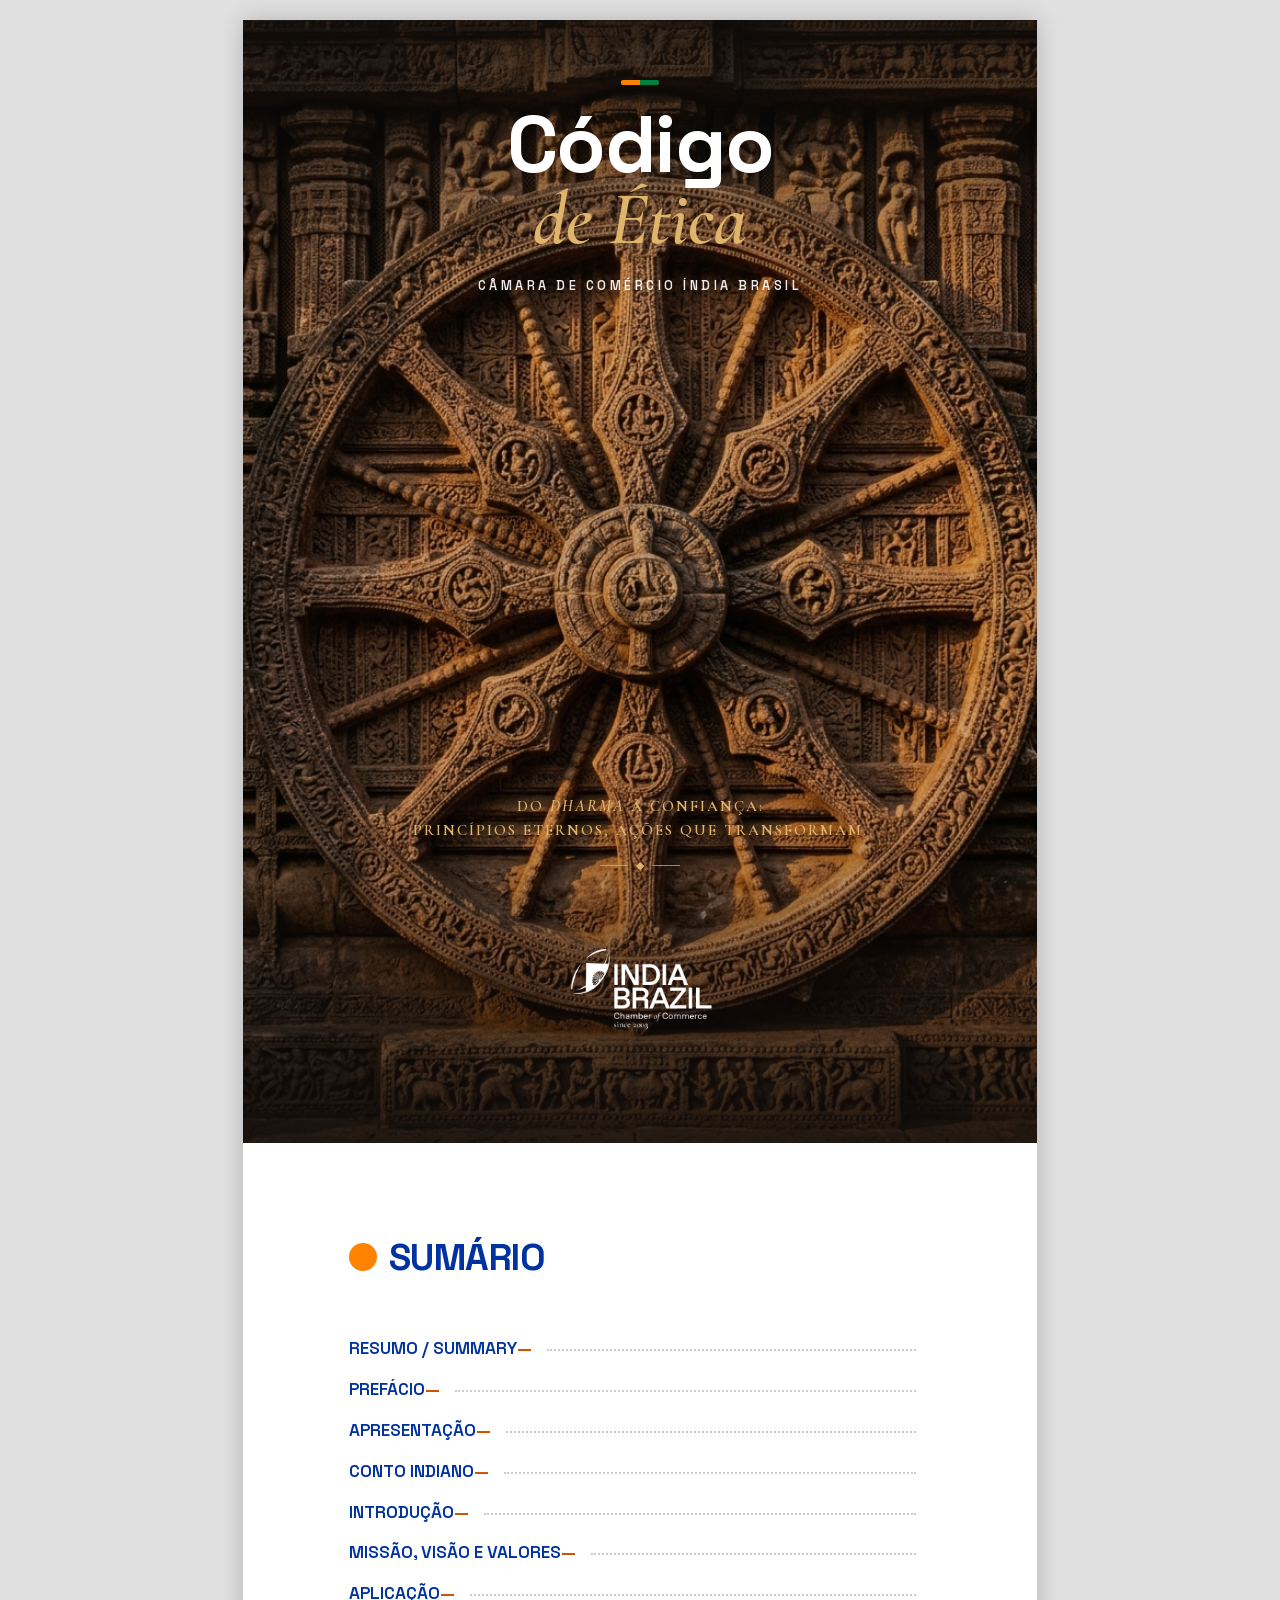
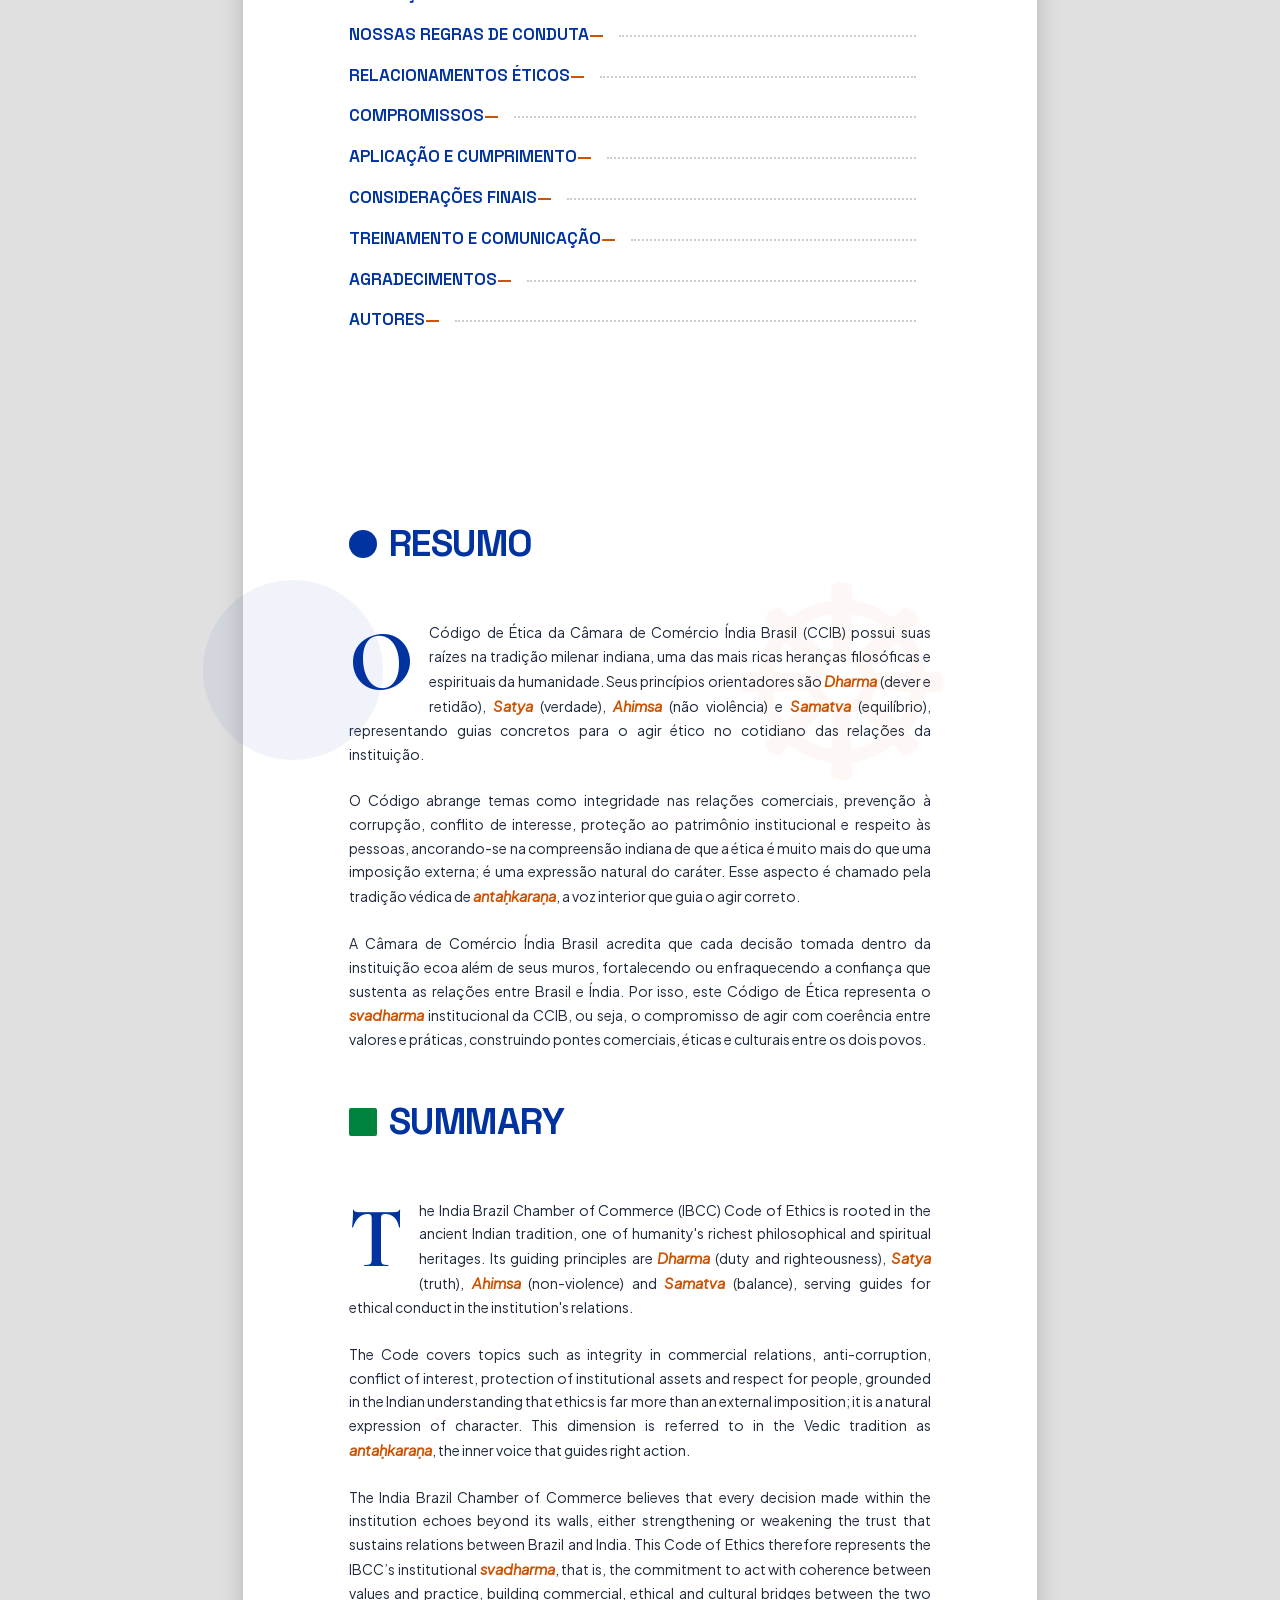
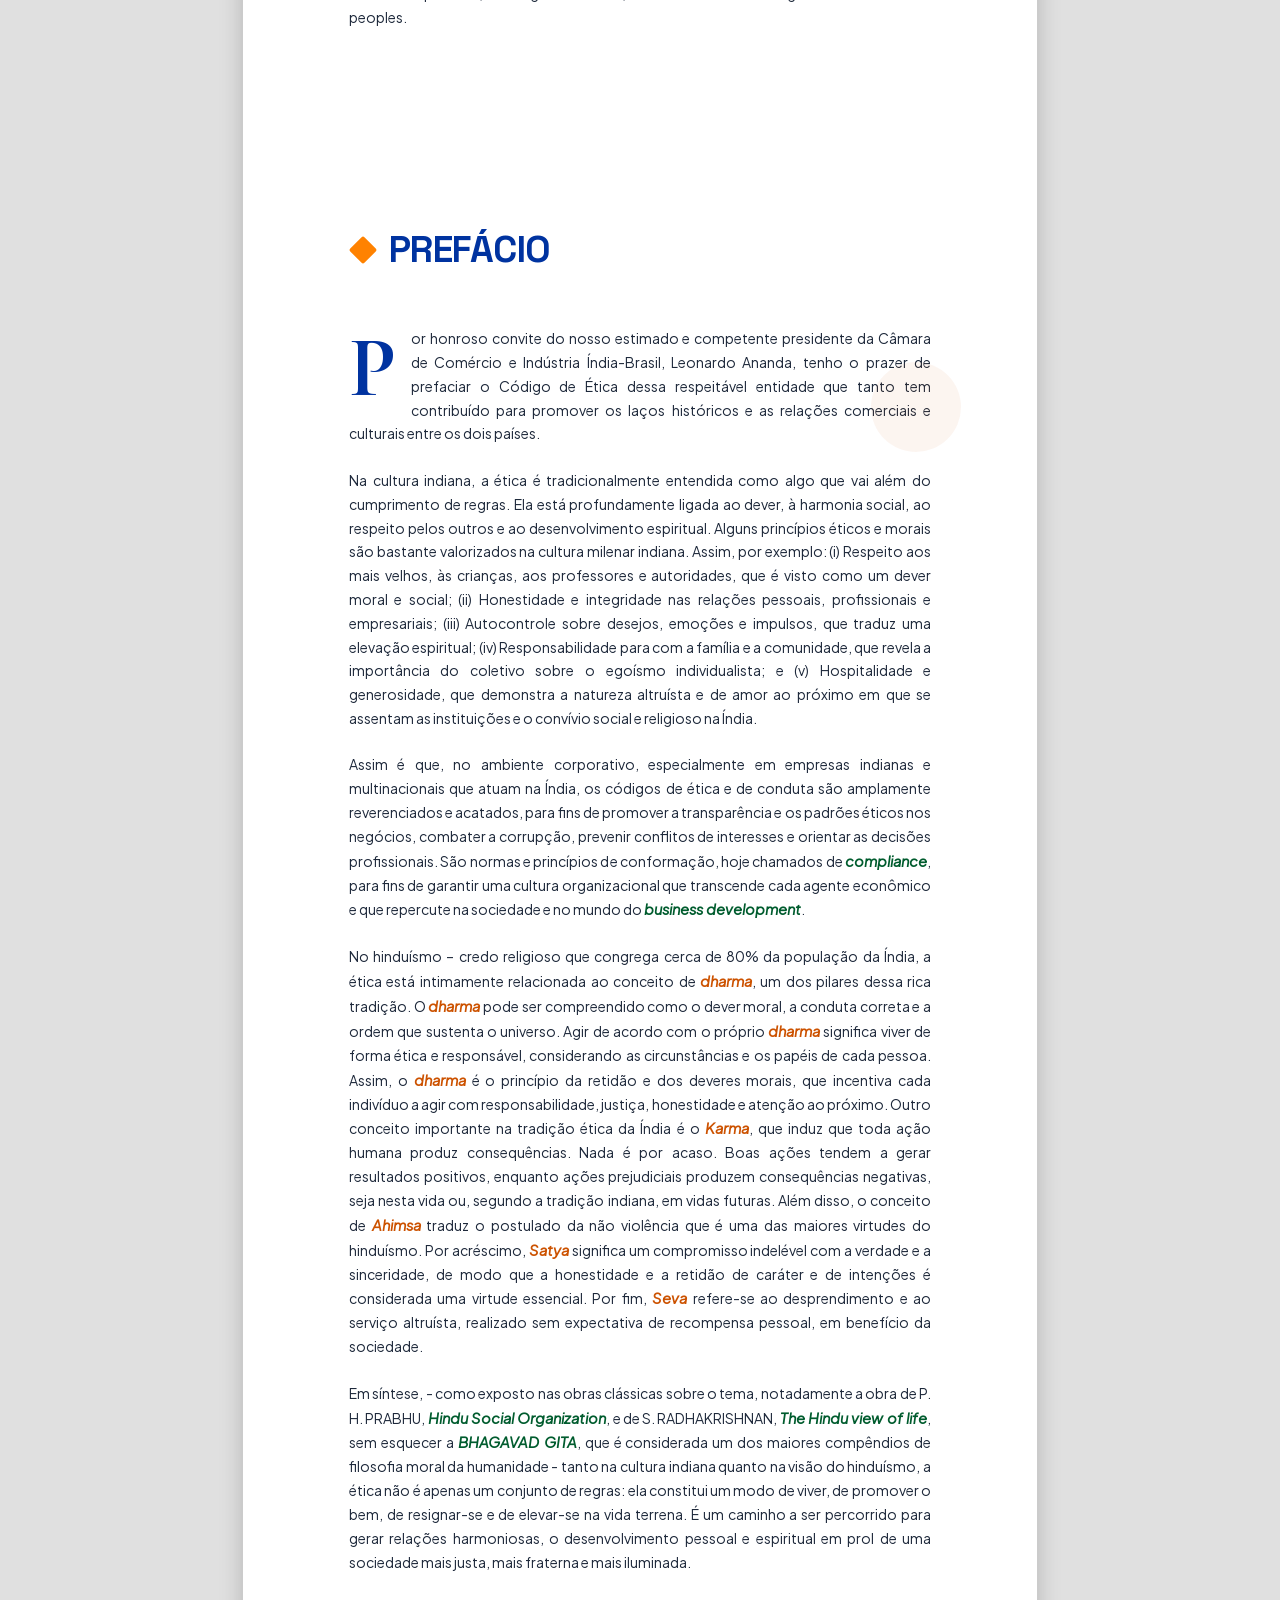
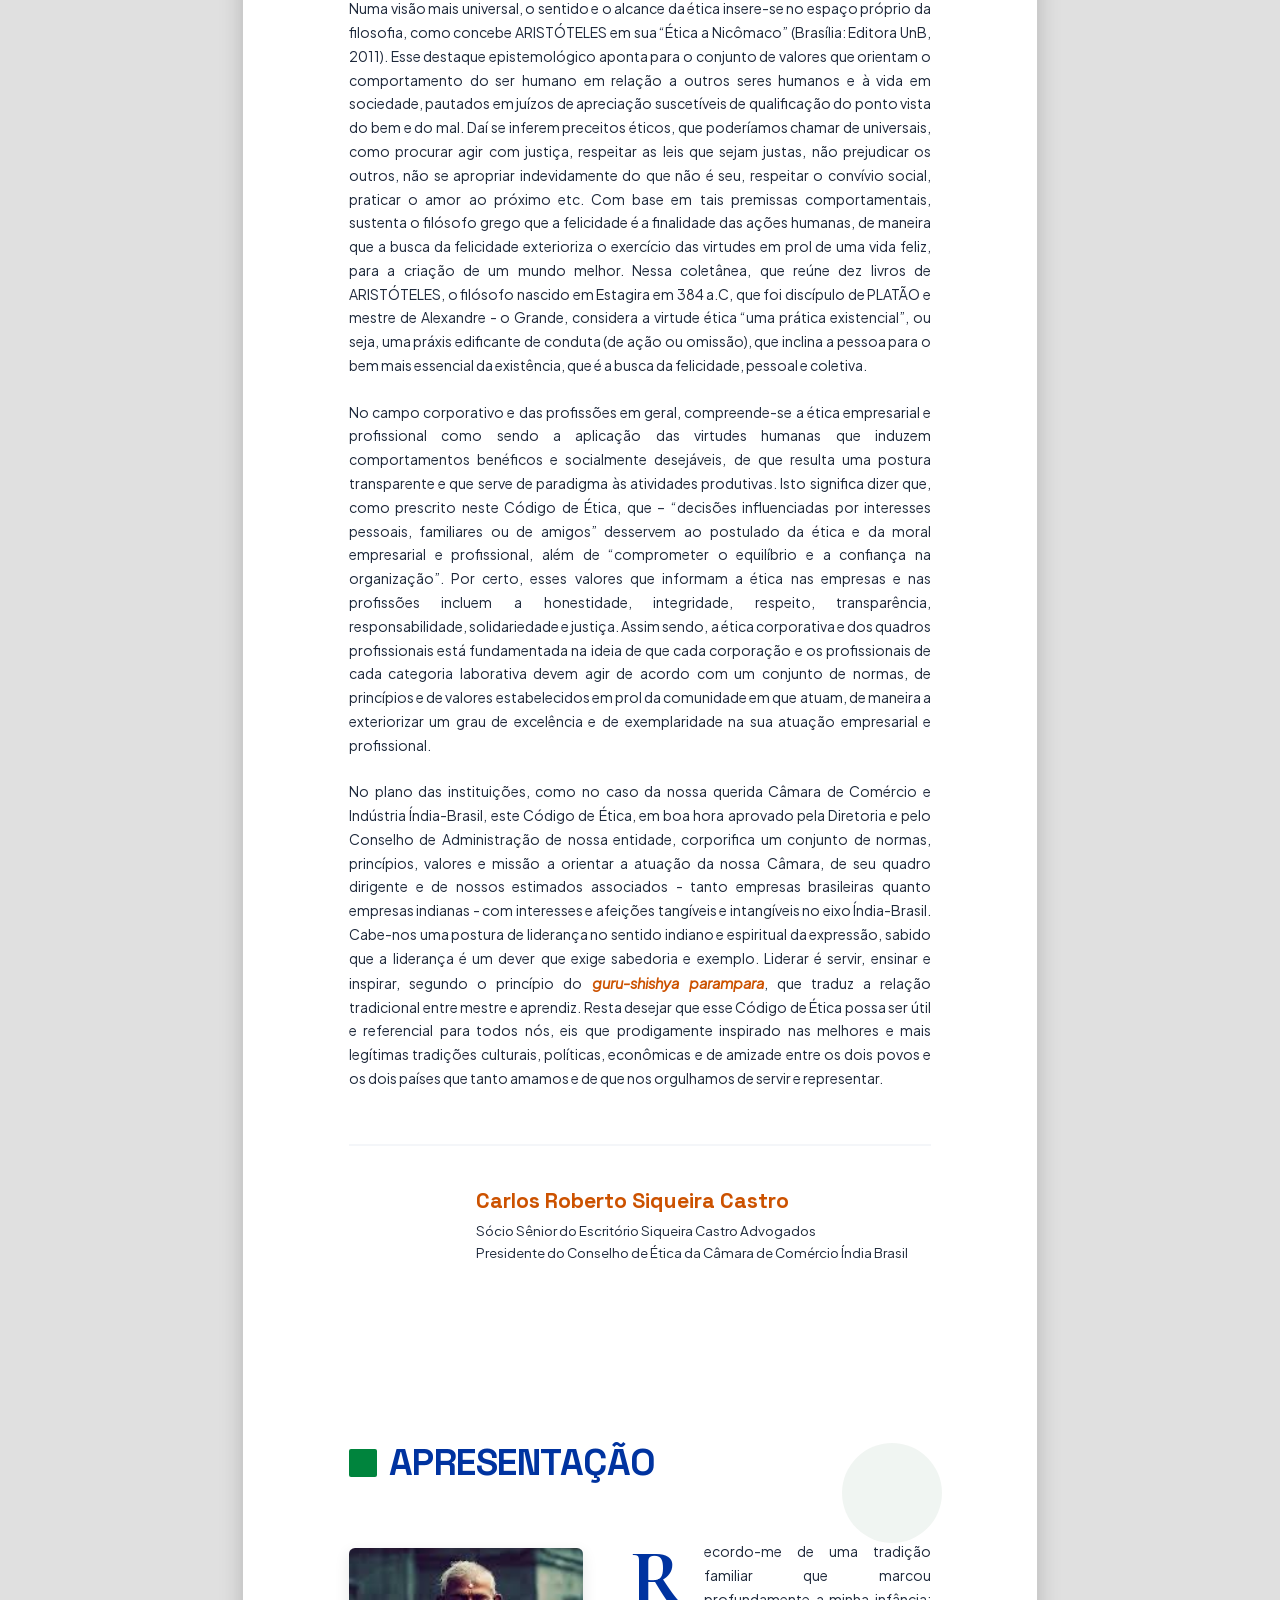
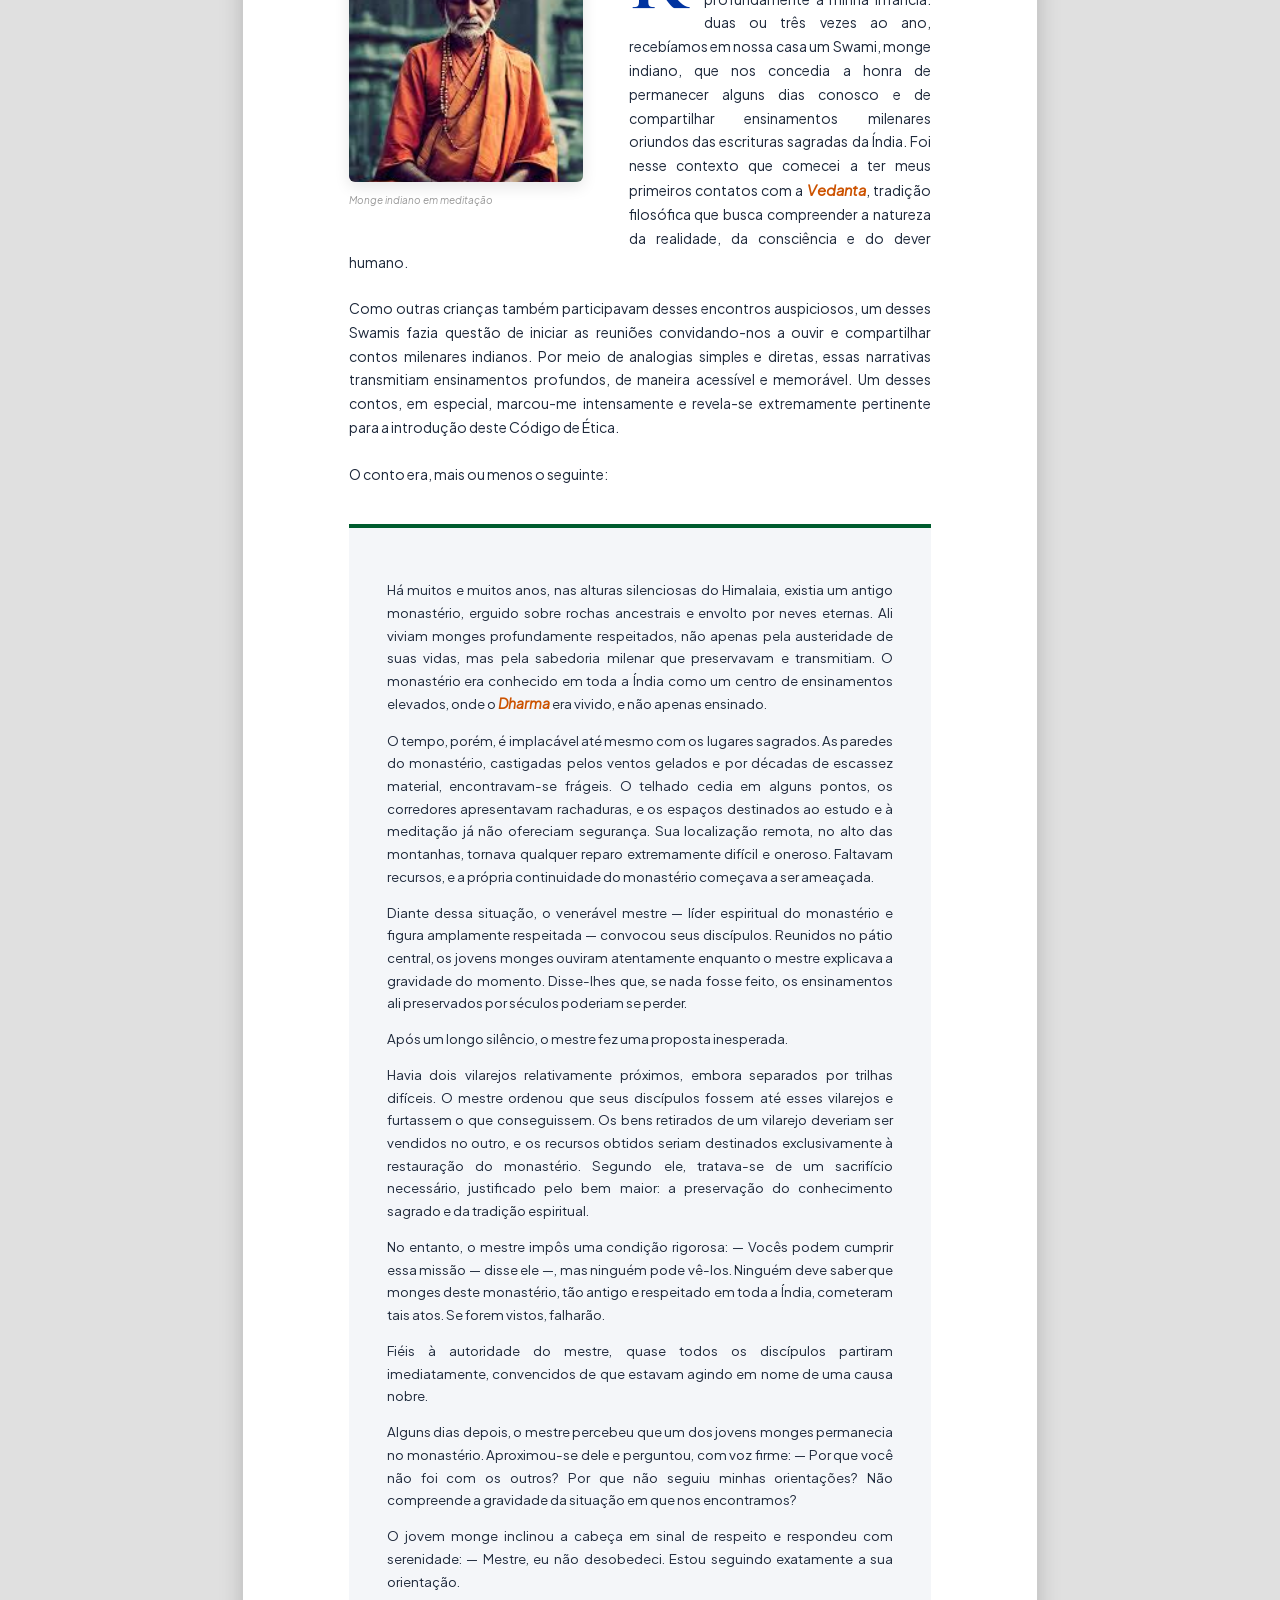
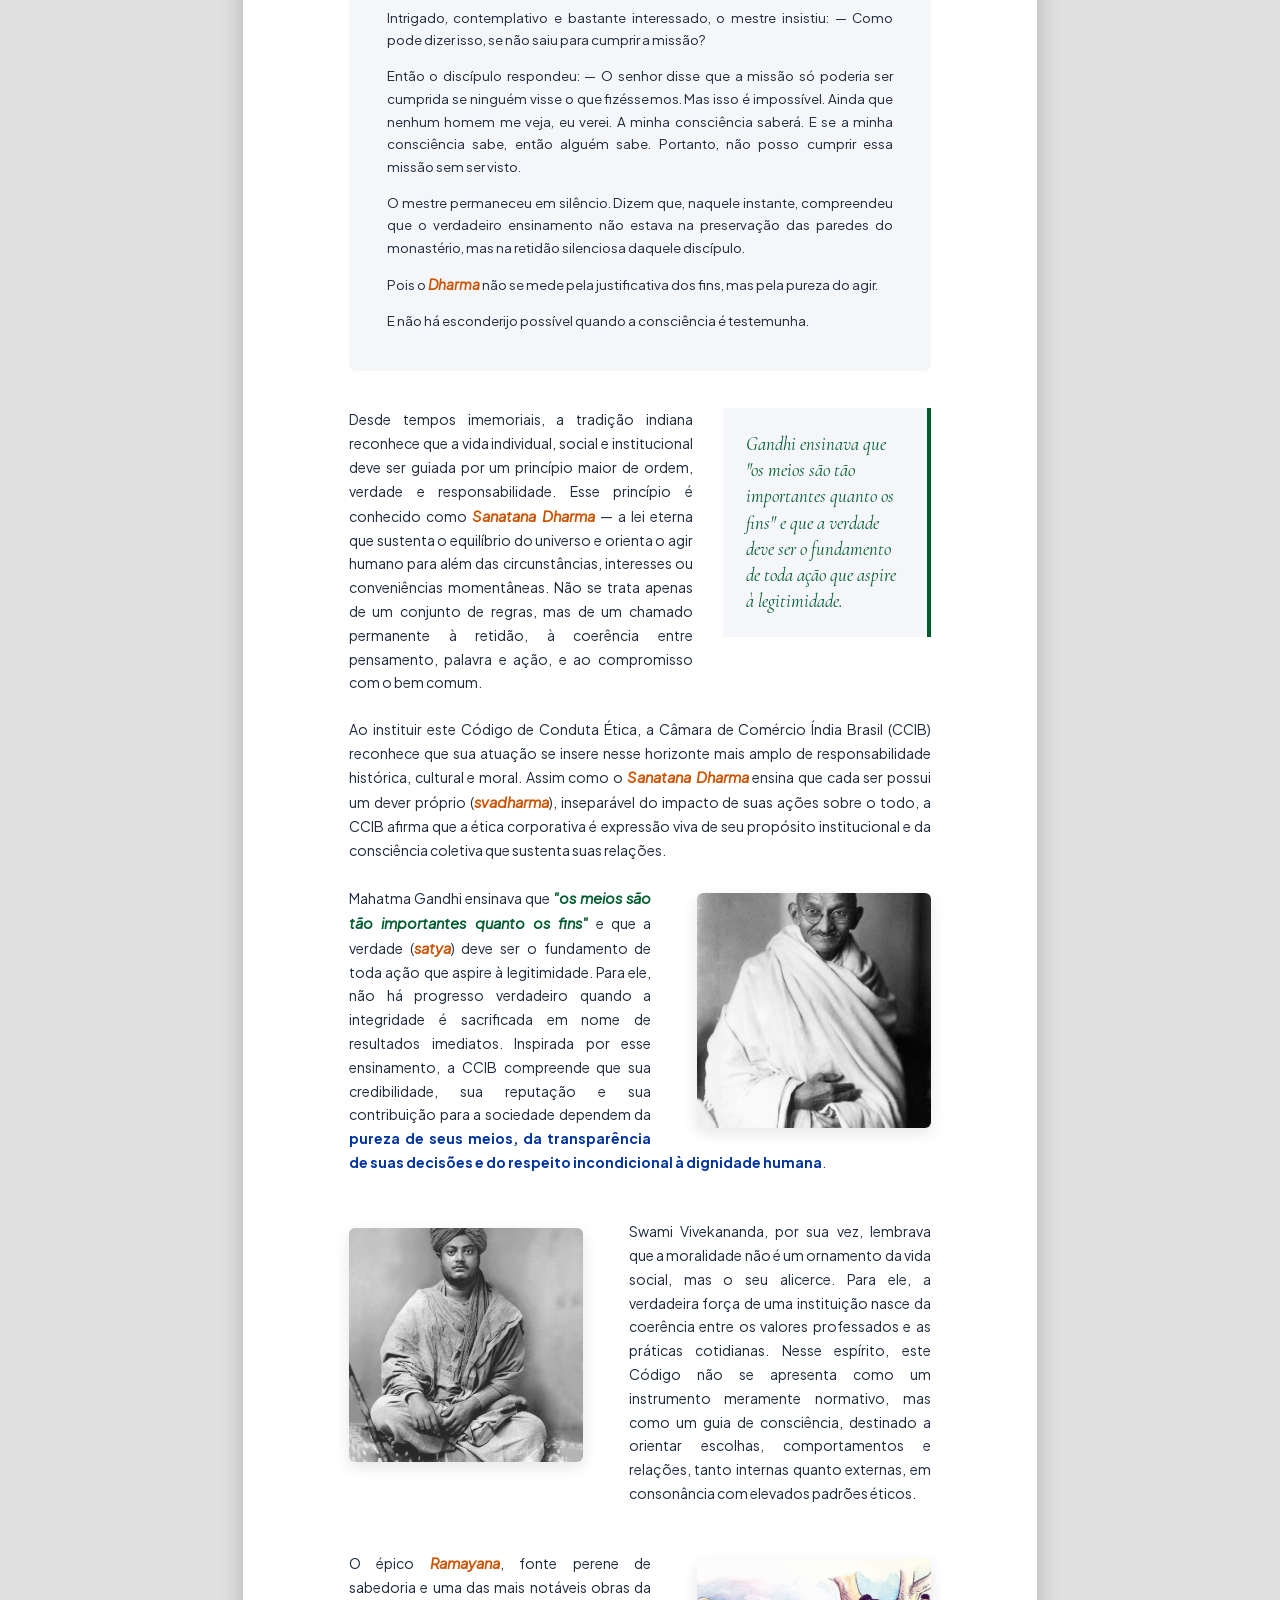
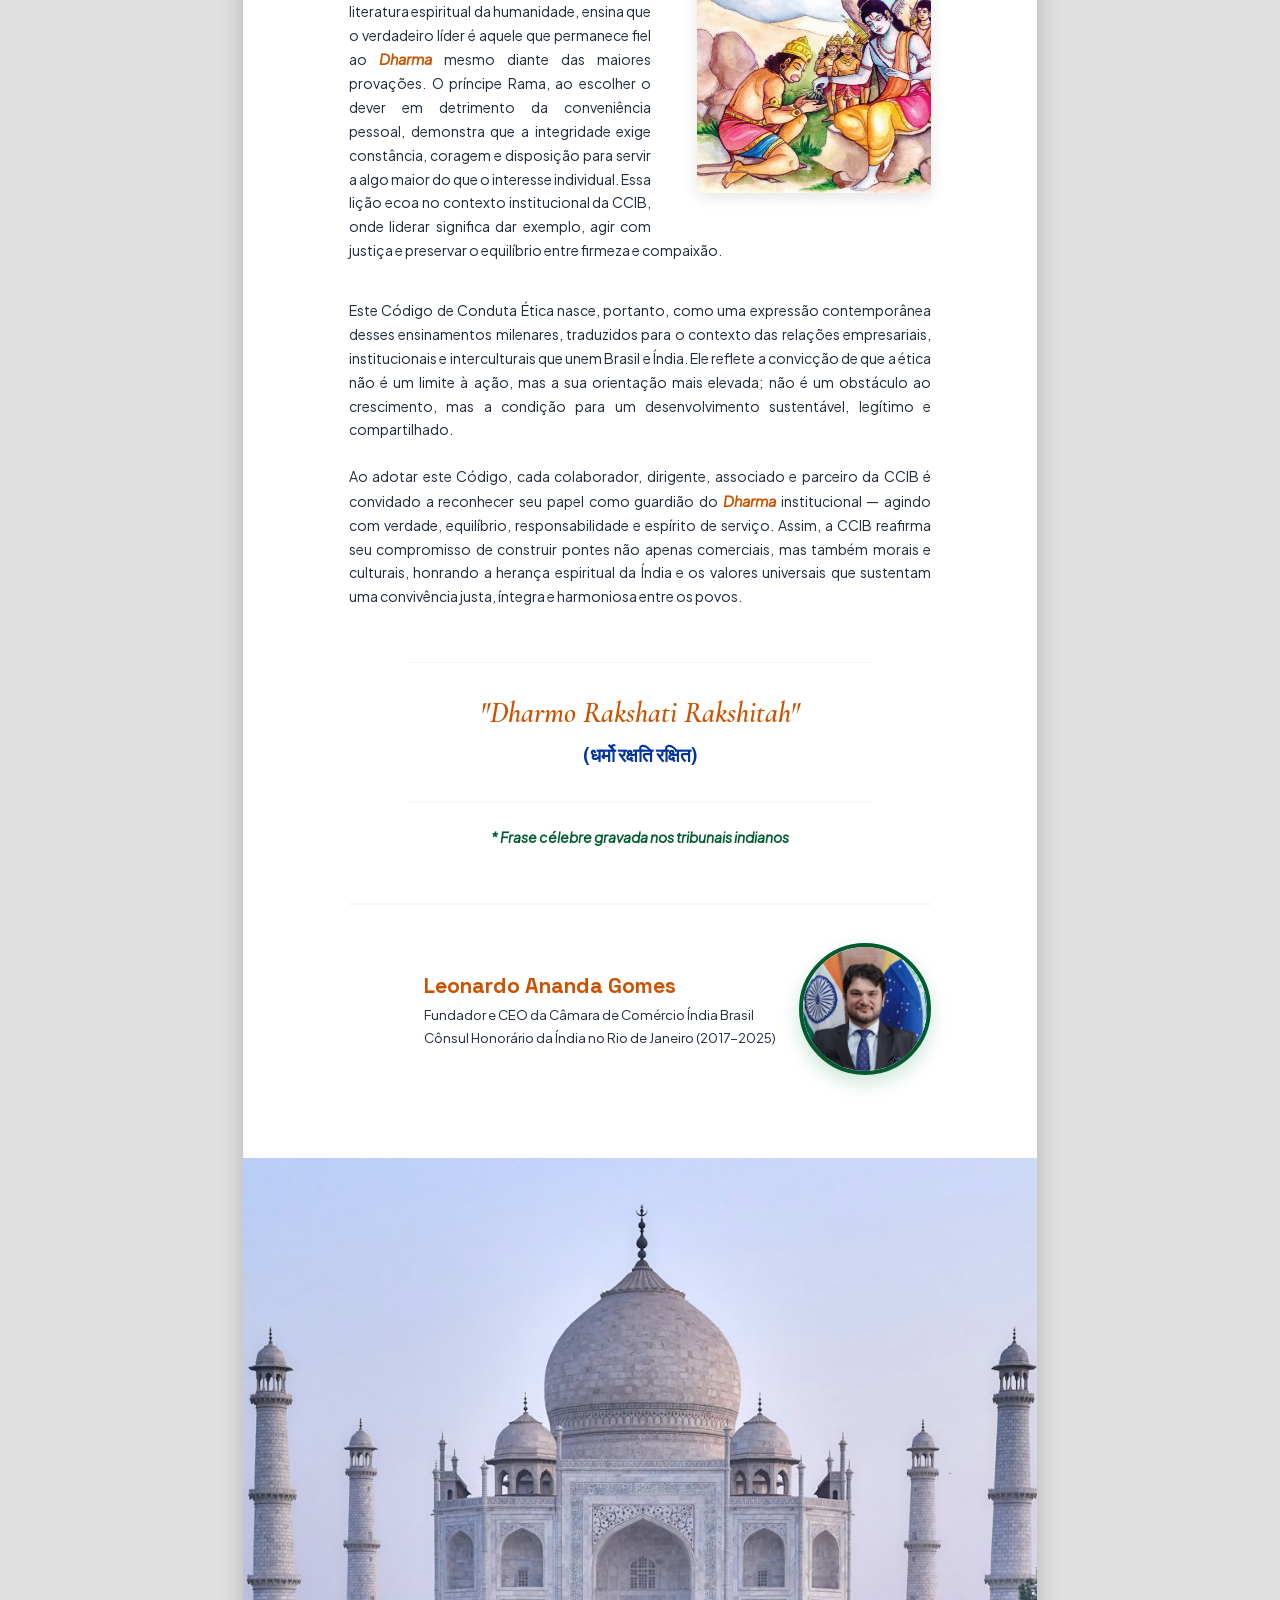
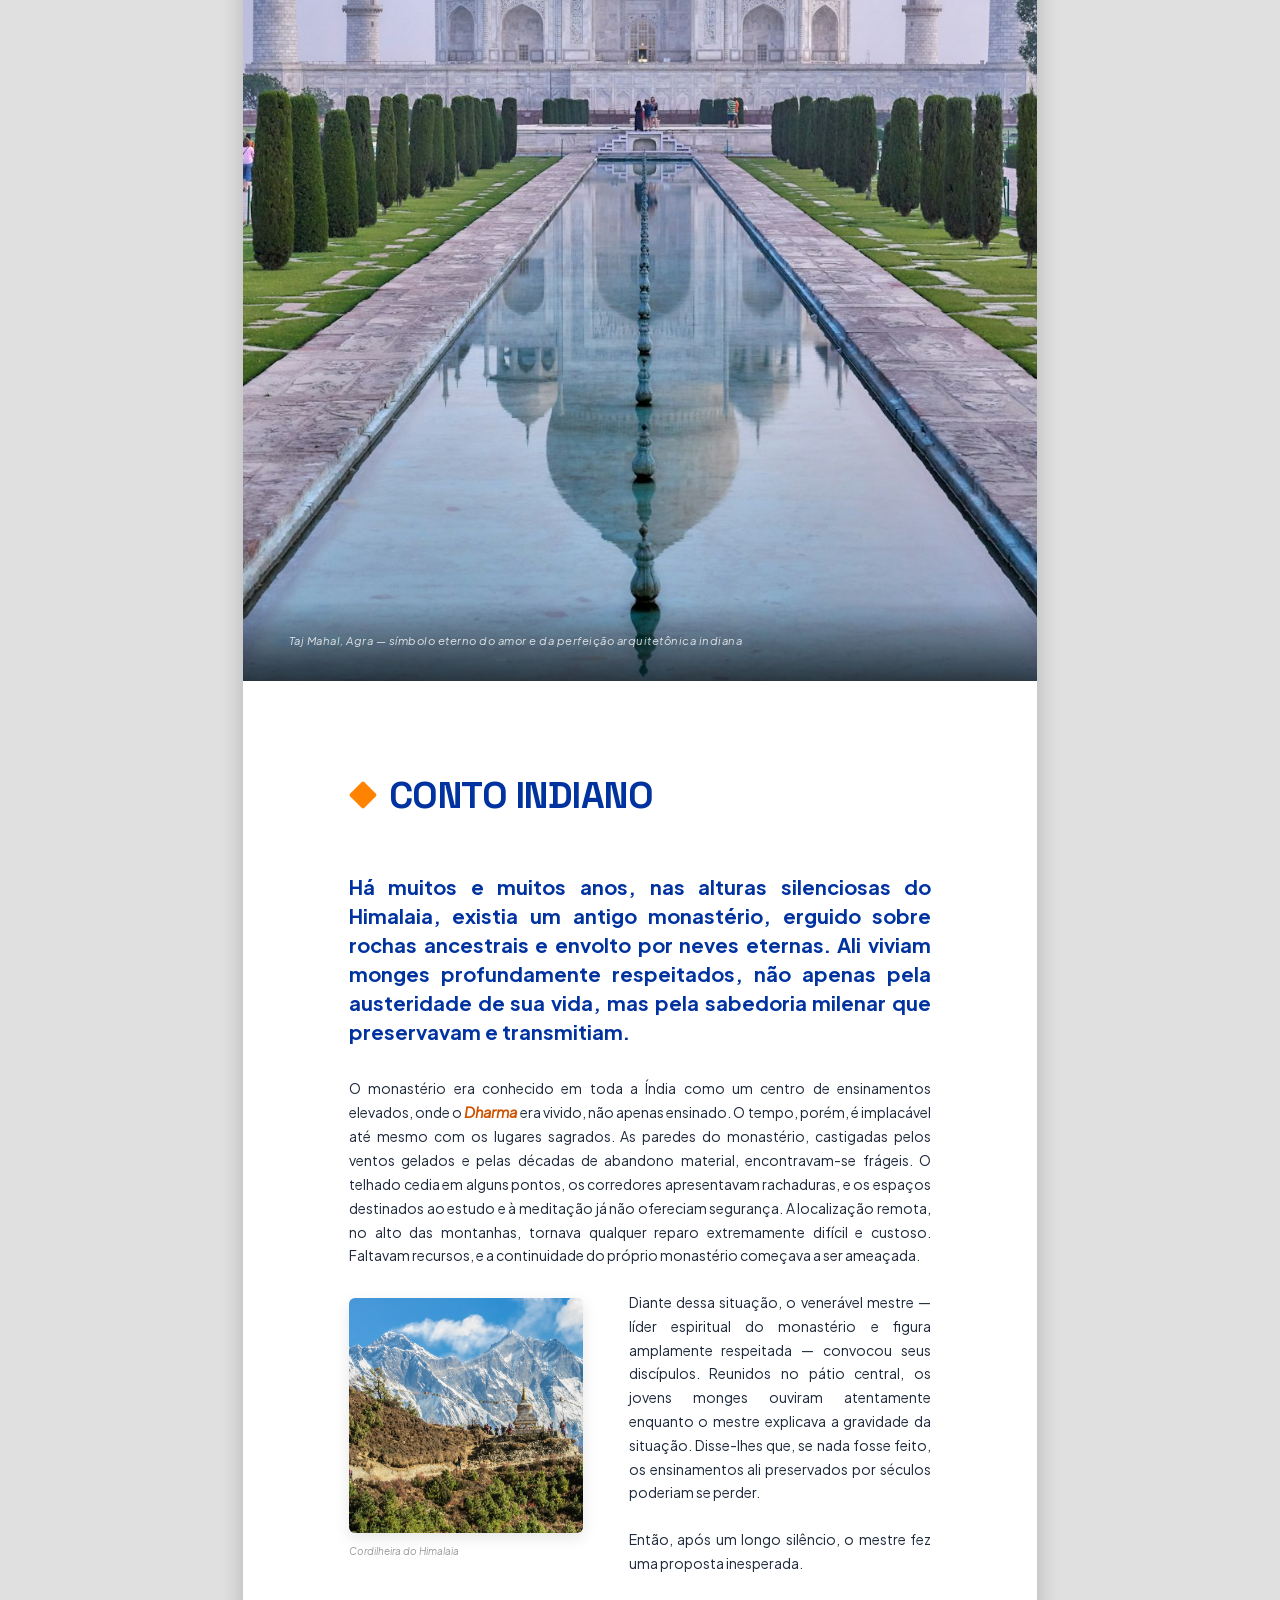
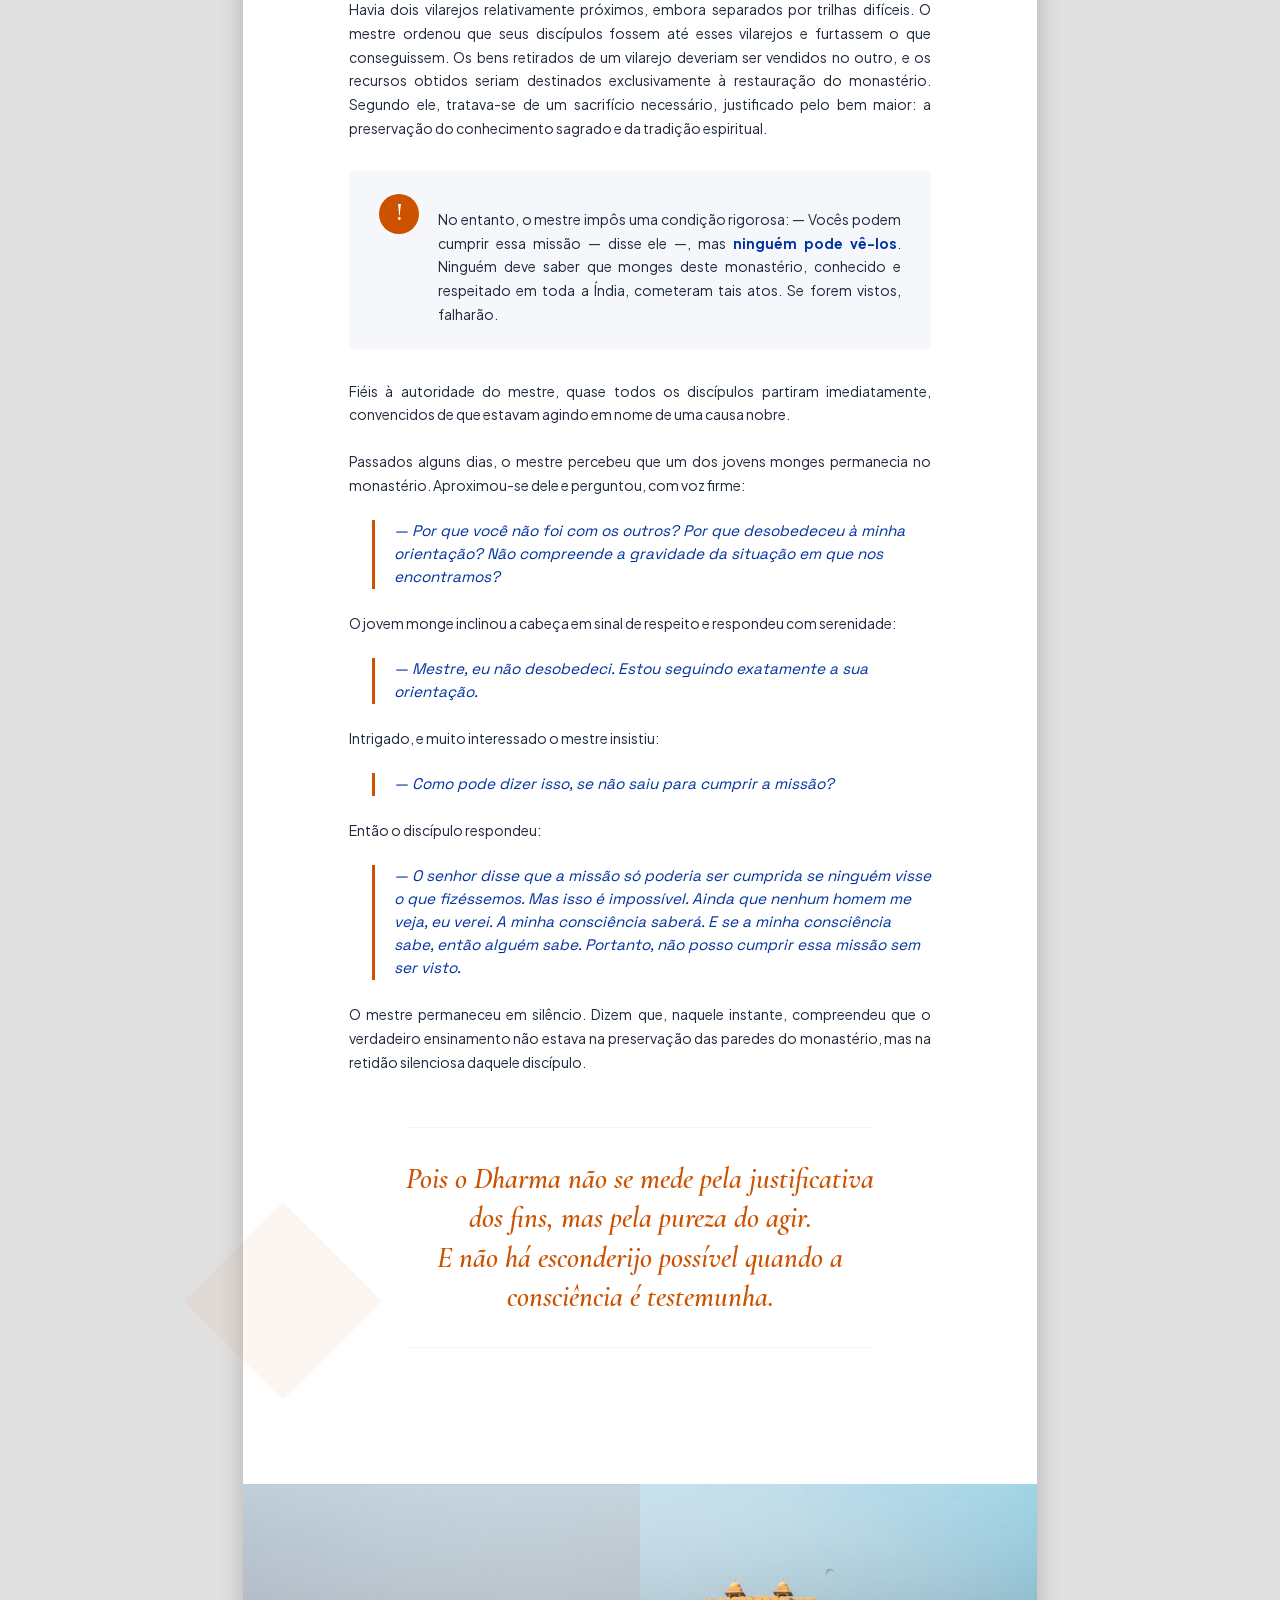
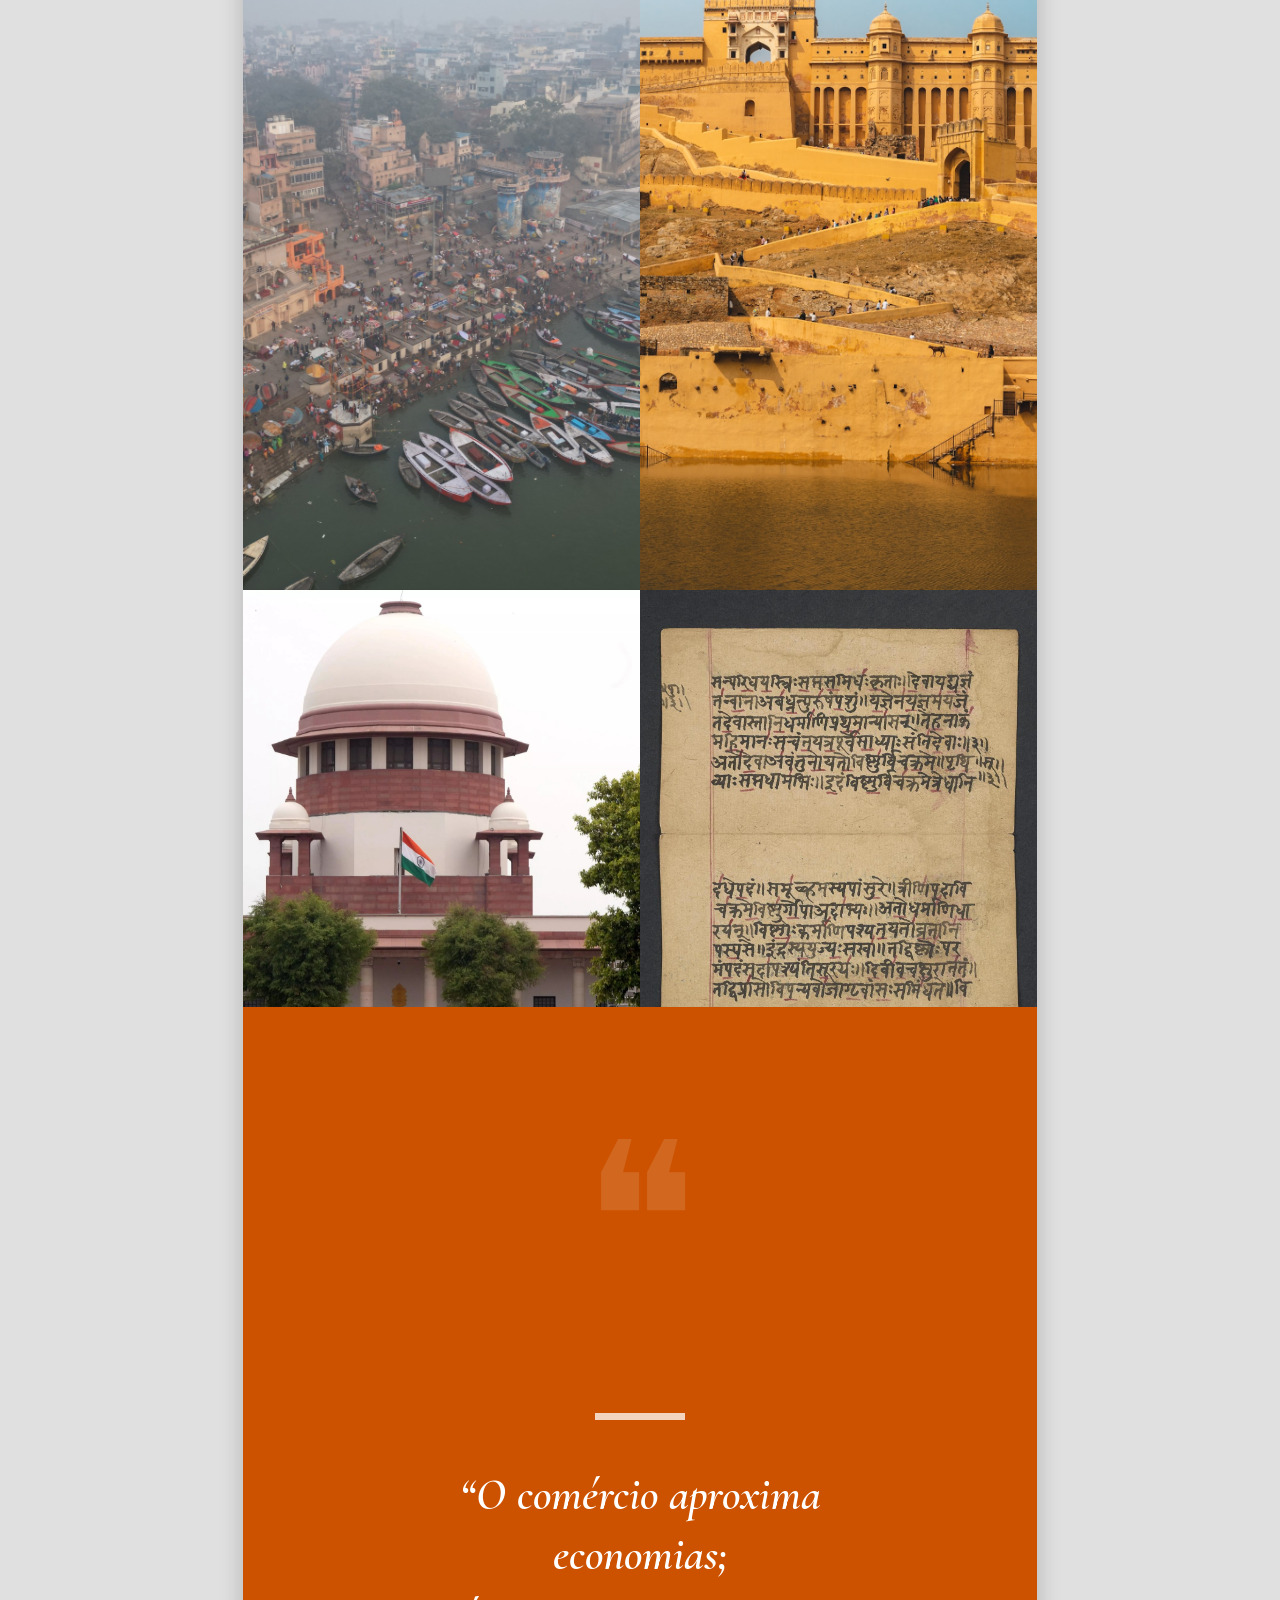
<file: index.html>
<!DOCTYPE html>
<html lang="pt-BR">
<head>
<meta charset="UTF-8">
<title>CÓDIGO DE ÉTICA | Câmara de Comércio Índia Brasil - V5</title>
<link rel="stylesheet" href="fonts/local.css">
<link rel="stylesheet" href="v5-styles.css">
</head>
<body>
<div class="doc">

<div class="cover">
<img src="capa_konark.png" class="bg" alt="Roda de Konark — Código de Ética CCIB">
<div class="veil"></div>
<div class="top-content">
<div class="flag-accent"></div>
<h1>Código<br><em>de Ética</em></h1>
<h2>Câmara de Comércio Índia Brasil</h2>
</div>
<div class="bottom-content">
<div class="bottom-tagline">Do <em>Dharma</em> à Confiança:<br>Princípios Eternos, Ações que Transformam.</div>
<div class="flourish">◆</div>
<img src="1.png" class="logo" onerror="this.src='2.png'" alt="CCIB">
</div>
</div>

<div class="pg">
<div class="ch" style="page-break-before:auto"><svg class="ico" viewBox="0 0 28 28"><circle cx="14" cy="14" r="14" fill="#FF8200"/></svg><h1>Sumário</h1></div>
<div class="toc-item"><span>Resumo / Summary</span><span>—</span></div>
<div class="toc-item"><span>Prefácio</span><span>—</span></div>
<div class="toc-item"><span>Apresentação</span><span>—</span></div>
<div class="toc-item"><span>Conto Indiano</span><span>—</span></div>
<div class="toc-item"><span>Introdução</span><span>—</span></div>
<div class="toc-item"><span>Missão, Visão e Valores</span><span>—</span></div>
<div class="toc-item"><span>Aplicação</span><span>—</span></div>
<div class="toc-item"><span>Nossas Regras de Conduta</span><span>—</span></div>
<div class="toc-item"><span>Relacionamentos Éticos</span><span>—</span></div>
<div class="toc-item"><span>Compromissos</span><span>—</span></div>
<div class="toc-item"><span>Aplicação e Cumprimento</span><span>—</span></div>
<div class="toc-item"><span>Considerações Finais</span><span>—</span></div>
<div class="toc-item"><span>Treinamento e Comunicação</span><span>—</span></div>
<div class="toc-item"><span>Agradecimentos</span><span>—</span></div>
<div class="toc-item"><span>Autores</span><span>—</span></div>
</div>

<!-- RESUMO PT/EN -->
<div class="pg">
<div class="geo geo3"></div>
<span class="watermark tr">☸</span>
<div class="ch"><svg class="ico" viewBox="0 0 28 28"><circle cx="14" cy="14" r="14" fill="#0033A0"/></svg><h1>Resumo</h1></div>
<p class="dropcap">O Código de Ética da Câmara de Comércio Índia Brasil (CCIB) possui suas raízes na tradição milenar indiana, uma das mais ricas heranças filosóficas e espirituais da humanidade. Seus princípios orientadores são <span class="sanskrit">Dharma</span> (dever e retidão), <span class="sanskrit">Satya</span> (verdade), <span class="sanskrit">Ahimsa</span> (não violência) e <span class="sanskrit">Samatva</span> (equilíbrio), representando guias concretos para o agir ético no cotidiano das relações da instituição.</p>
<p>O Código abrange temas como integridade nas relações comerciais, prevenção à corrupção, conflito de interesse, proteção ao patrimônio institucional e respeito às pessoas, ancorando-se na compreensão indiana de que a ética é muito mais do que uma imposição externa; é uma expressão natural do caráter. Esse aspecto é chamado pela tradição védica de <span class="sanskrit">antaḥkaraṇa</span>, a voz interior que guia o agir correto.</p>
<p>A Câmara de Comércio Índia Brasil acredita que cada decisão tomada dentro da instituição ecoa além de seus muros, fortalecendo ou enfraquecendo a confiança que sustenta as relações entre Brasil e Índia. Por isso, este Código de Ética representa o <span class="sanskrit">svadharma</span> institucional da CCIB, ou seja, o compromisso de agir com coerência entre valores e práticas, construindo pontes comerciais, éticas e culturais entre os dois povos.</p>

<div class="ch" style="margin-top:10mm"><svg class="ico" viewBox="0 0 28 28"><rect width="28" height="28" rx="2" fill="#00843D"/></svg><h1>Summary</h1></div>
<p class="dropcap">The India Brazil Chamber of Commerce (IBCC) Code of Ethics is rooted in the ancient Indian tradition, one of humanity's richest philosophical and spiritual heritages. Its guiding principles are <span class="sanskrit">Dharma</span> (duty and righteousness), <span class="sanskrit">Satya</span> (truth), <span class="sanskrit">Ahimsa</span> (non-violence) and <span class="sanskrit">Samatva</span> (balance), serving guides for ethical conduct in the institution's relations.</p>
<p>The Code covers topics such as integrity in commercial relations, anti-corruption, conflict of interest, protection of institutional assets and respect for people, grounded in the Indian understanding that ethics is far more than an external imposition; it is a natural expression of character. This dimension is referred to in the Vedic tradition as <span class="sanskrit">antaḥkaraṇa</span>, the inner voice that guides right action.</p>
<p>The India Brazil Chamber of Commerce believes that every decision made within the institution echoes beyond its walls, either strengthening or weakening the trust that sustains relations between Brazil and India. This Code of Ethics therefore represents the IBCC’s institutional <span class="sanskrit">svadharma</span>, that is, the commitment to act with coherence between values and practice, building commercial, ethical and cultural bridges between the two peoples.</p>
</div>

<!-- PREFÁCIO — DR. SIQUEIRA CASTRO -->
<div class="pg clearfix">
<div class="geo geo4"></div>
<div class="ch"><svg class="ico" viewBox="0 0 28 28"><rect x="4" y="4" width="20" height="20" rx="2" transform="rotate(45 14 14)" fill="#FF8200"/></svg><h1>Prefácio</h1></div>

<p class="dropcap">Por honroso convite do nosso estimado e competente presidente da Câmara de Comércio e Indústria Índia-Brasil, Leonardo Ananda, tenho o prazer de prefaciar o Código de Ética dessa respeitável entidade que tanto tem contribuído para promover os laços históricos e as relações comerciais e culturais entre os dois países.</p>

<p>Na cultura indiana, a ética é tradicionalmente entendida como algo que vai além do cumprimento de regras. Ela está profundamente ligada ao dever, à harmonia social, ao respeito pelos outros e ao desenvolvimento espiritual. Alguns princípios éticos e morais são bastante valorizados na cultura milenar indiana. Assim, por exemplo: (i) Respeito aos mais velhos, às crianças, aos professores e autoridades, que é visto como um dever moral e social; (ii) Honestidade e integridade nas relações pessoais, profissionais e empresariais; (iii) Autocontrole sobre desejos, emoções e impulsos, que traduz uma elevação espiritual; (iv) Responsabilidade para com a família e a comunidade, que revela a importância do coletivo sobre o egoísmo individualista; e (v) Hospitalidade e generosidade, que demonstra a natureza altruísta e de amor ao próximo em que se assentam as instituições e o convívio social e religioso na Índia.</p>

<p>Assim é que, no ambiente corporativo, especialmente em empresas indianas e multinacionais que atuam na Índia, os códigos de ética e de conduta são amplamente reverenciados e acatados, para fins de promover a transparência e os padrões éticos nos negócios, combater a corrupção, prevenir conflitos de interesses e orientar as decisões profissionais. São normas e princípios de conformação, hoje chamados de <em>compliance</em>, para fins de garantir uma cultura organizacional que transcende cada agente econômico e que repercute na sociedade e no mundo do <em>business development</em>.</p>

<p>No hinduísmo – credo religioso que congrega cerca de 80% da população da Índia, a ética está intimamente relacionada ao conceito de <span class="sanskrit">dharma</span>, um dos pilares dessa rica tradição. O <span class="sanskrit">dharma</span> pode ser compreendido como o dever moral, a conduta correta e a ordem que sustenta o universo. Agir de acordo com o próprio <span class="sanskrit">dharma</span> significa viver de forma ética e responsável, considerando as circunstâncias e os papéis de cada pessoa. Assim, o <span class="sanskrit">dharma</span> é o princípio da retidão e dos deveres morais, que incentiva cada indivíduo a agir com responsabilidade, justiça, honestidade e atenção ao próximo. Outro conceito importante na tradição ética da Índia é o <span class="sanskrit">Karma</span>, que induz que toda ação humana produz consequências. Nada é por acaso. Boas ações tendem a gerar resultados positivos, enquanto ações prejudiciais produzem consequências negativas, seja nesta vida ou, segundo a tradição indiana, em vidas futuras. Além disso, o conceito de <span class="sanskrit">Ahimsa</span> traduz o postulado da não violência que é uma das maiores virtudes do hinduísmo. Por acréscimo, <span class="sanskrit">Satya</span> significa um compromisso indelével com a verdade e a sinceridade, de modo que a honestidade e a retidão de caráter e de intenções é considerada uma virtude essencial. Por fim, <span class="sanskrit">Seva</span> refere-se ao desprendimento e ao serviço altruísta, realizado sem expectativa de recompensa pessoal, em benefício da sociedade.</p>

<p>Em síntese, - como exposto nas obras clássicas sobre o tema, notadamente a obra de P. H. PRABHU, <em>Hindu Social Organization</em>, e de S. RADHAKRISHNAN, <em>The Hindu view of life</em>, sem esquecer a <em>BHAGAVAD GITA</em>, que é considerada um dos maiores compêndios de filosofia moral da humanidade - tanto na cultura indiana quanto na visão do hinduísmo, a ética não é apenas um conjunto de regras: ela constitui um modo de viver, de promover o bem, de resignar-se e de elevar-se na vida terrena. É um caminho a ser percorrido para gerar relações harmoniosas, o desenvolvimento pessoal e espiritual em prol de uma sociedade mais justa, mais fraterna e mais iluminada.</p>

<p>Numa visão mais universal, o sentido e o alcance da ética insere-se no espaço próprio da filosofia, como concebe ARISTÓTELES em sua “Ética a Nicômaco” (Brasília: Editora UnB, 2011). Esse destaque epistemológico aponta para o conjunto de valores que orientam o comportamento do ser humano em relação a outros seres humanos e à vida em sociedade, pautados em juízos de apreciação suscetíveis de qualificação do ponto vista do bem e do mal. Daí se inferem preceitos éticos, que poderíamos chamar de universais, como procurar agir com justiça, respeitar as leis que sejam justas, não prejudicar os outros, não se apropriar indevidamente do que não é seu, respeitar o convívio social, praticar o amor ao próximo etc. Com base em tais premissas comportamentais, sustenta o filósofo grego que a felicidade é a finalidade das ações humanas, de maneira que a busca da felicidade exterioriza o exercício das virtudes em prol de uma vida feliz, para a criação de um mundo melhor. Nessa coletânea, que reúne dez livros de ARISTÓTELES, o filósofo nascido em Estagira em 384 a.C, que foi discípulo de PLATÃO e mestre de Alexandre - o Grande, considera a virtude ética “uma prática existencial”, ou seja, uma práxis edificante de conduta (de ação ou omissão), que inclina a pessoa para o bem mais essencial da existência, que é a busca da felicidade, pessoal e coletiva.</p>

<p>No campo corporativo e das profissões em geral, compreende-se a ética empresarial e profissional como sendo a aplicação das virtudes humanas que induzem comportamentos benéficos e socialmente desejáveis, de que resulta uma postura transparente e que serve de paradigma às atividades produtivas. Isto significa dizer que, como prescrito neste Código de Ética, que – “decisões influenciadas por interesses pessoais, familiares ou de amigos” desservem ao postulado da ética e da moral empresarial e profissional, além de “comprometer o equilíbrio e a confiança na organização”. Por certo, esses valores que informam a ética nas empresas e nas profissões incluem a honestidade, integridade, respeito, transparência, responsabilidade, solidariedade e justiça. Assim sendo, a ética corporativa e dos quadros profissionais está fundamentada na ideia de que cada corporação e os profissionais de cada categoria laborativa devem agir de acordo com um conjunto de normas, de princípios e de valores estabelecidos em prol da comunidade em que atuam, de maneira a exteriorizar um grau de excelência e de exemplaridade na sua atuação empresarial e profissional.</p>

<p>No plano das instituições, como no caso da nossa querida Câmara de Comércio e Indústria Índia-Brasil, este Código de Ética, em boa hora aprovado pela Diretoria e pelo Conselho de Administração de nossa entidade, corporifica um conjunto de normas, princípios, valores e missão a orientar a atuação da nossa Câmara, de seu quadro dirigente e de nossos estimados associados - tanto empresas brasileiras quanto empresas indianas - com interesses e afeições tangíveis e intangíveis no eixo Índia-Brasil. Cabe-nos uma postura de liderança no sentido indiano e espiritual da expressão, sabido que a liderança é um dever que exige sabedoria e exemplo. Liderar é servir, ensinar e inspirar, segundo o princípio do <span class="sanskrit">guru-shishya parampara</span>, que traduz a relação tradicional entre mestre e aprendiz. Resta desejar que esse Código de Ética possa ser útil e referencial para todos nós, eis que prodigamente inspirado nas melhores e mais legítimas tradições culturais, políticas, econômicas e de amizade entre os dois povos e os dois países que tanto amamos e de que nos orgulhamos de servir e representar.</p>

<div class="author">
<div class="author-text">
<p class="author-name">Carlos Roberto Siqueira Castro</p>
<p class="author-role">Sócio Sênior do Escritório Siqueira Castro Advogados<br>Presidente do Conselho de Ética da Câmara de Comércio Índia Brasil</p>
</div>
</div>
</div>

<!-- APRESENTAÇÃO — LEONARDO ANANDA GOMES -->
<div class="pg clearfix">
<div class="geo geo1"></div>
<div class="ch"><svg class="ico" viewBox="0 0 28 28"><rect width="28" height="28" rx="2" fill="#00843D"/></svg><h1>Apresentação</h1></div>

<div class="img-left-wrap">
<img src="monge_indiano.jpeg" alt="Monge Indiano">
<span class="sm-cap">Monge indiano em meditação</span>
</div>

<p class="dropcap">Recordo-me de uma tradição familiar que marcou profundamente a minha infância: duas ou três vezes ao ano, recebíamos em nossa casa um Swami, monge indiano, que nos concedia a honra de permanecer alguns dias conosco e de compartilhar ensinamentos milenares oriundos das escrituras sagradas da Índia. Foi nesse contexto que comecei a ter meus primeiros contatos com a <span class="sanskrit">Vedanta</span>, tradição filosófica que busca compreender a natureza da realidade, da consciência e do dever humano.</p>

<p>Como outras crianças também participavam desses encontros auspiciosos, um desses Swamis fazia questão de iniciar as reuniões convidando-nos a ouvir e compartilhar contos milenares indianos. Por meio de analogias simples e diretas, essas narrativas transmitiam ensinamentos profundos, de maneira acessível e memorável. Um desses contos, em especial, marcou-me intensamente e revela-se extremamente pertinente para a introdução deste Código de Ética.</p>

<p>O conto era, mais ou menos o seguinte:</p>

<div class="story">
<p>Há muitos e muitos anos, nas alturas silenciosas do Himalaia, existia um antigo monastério, erguido sobre rochas ancestrais e envolto por neves eternas. Ali viviam monges profundamente respeitados, não apenas pela austeridade de suas vidas, mas pela sabedoria milenar que preservavam e transmitiam. O monastério era conhecido em toda a Índia como um centro de ensinamentos elevados, onde o <span class="sanskrit">Dharma</span> era vivido, e não apenas ensinado.</p>
<p>O tempo, porém, é implacável até mesmo com os lugares sagrados. As paredes do monastério, castigadas pelos ventos gelados e por décadas de escassez material, encontravam-se frágeis. O telhado cedia em alguns pontos, os corredores apresentavam rachaduras, e os espaços destinados ao estudo e à meditação já não ofereciam segurança. Sua localização remota, no alto das montanhas, tornava qualquer reparo extremamente difícil e oneroso. Faltavam recursos, e a própria continuidade do monastério começava a ser ameaçada.</p>
<p>Diante dessa situação, o venerável mestre — líder espiritual do monastério e figura amplamente respeitada — convocou seus discípulos. Reunidos no pátio central, os jovens monges ouviram atentamente enquanto o mestre explicava a gravidade do momento. Disse-lhes que, se nada fosse feito, os ensinamentos ali preservados por séculos poderiam se perder.</p>
<p>Após um longo silêncio, o mestre fez uma proposta inesperada.</p>
<p>Havia dois vilarejos relativamente próximos, embora separados por trilhas difíceis. O mestre ordenou que seus discípulos fossem até esses vilarejos e furtassem o que conseguissem. Os bens retirados de um vilarejo deveriam ser vendidos no outro, e os recursos obtidos seriam destinados exclusivamente à restauração do monastério. Segundo ele, tratava-se de um sacrifício necessário, justificado pelo bem maior: a preservação do conhecimento sagrado e da tradição espiritual.</p>
<p>No entanto, o mestre impôs uma condição rigorosa: — Vocês podem cumprir essa missão — disse ele —, mas ninguém pode vê-los. Ninguém deve saber que monges deste monastério, tão antigo e respeitado em toda a Índia, cometeram tais atos. Se forem vistos, falharão.</p>
<p>Fiéis à autoridade do mestre, quase todos os discípulos partiram imediatamente, convencidos de que estavam agindo em nome de uma causa nobre.</p>
<p>Alguns dias depois, o mestre percebeu que um dos jovens monges permanecia no monastério. Aproximou-se dele e perguntou, com voz firme: — Por que você não foi com os outros? Por que não seguiu minhas orientações? Não compreende a gravidade da situação em que nos encontramos?</p>
<p>O jovem monge inclinou a cabeça em sinal de respeito e respondeu com serenidade: — Mestre, eu não desobedeci. Estou seguindo exatamente a sua orientação.</p>
<p>Intrigado, contemplativo e bastante interessado, o mestre insistiu: — Como pode dizer isso, se não saiu para cumprir a missão?</p>
<p>Então o discípulo respondeu: — O senhor disse que a missão só poderia ser cumprida se ninguém visse o que fizéssemos. Mas isso é impossível. Ainda que nenhum homem me veja, eu verei. A minha consciência saberá. E se a minha consciência sabe, então alguém sabe. Portanto, não posso cumprir essa missão sem ser visto.</p>
<p>O mestre permaneceu em silêncio. Dizem que, naquele instante, compreendeu que o verdadeiro ensinamento não estava na preservação das paredes do monastério, mas na retidão silenciosa daquele discípulo.</p>
<p>Pois o <span class="sanskrit">Dharma</span> não se mede pela justificativa dos fins, mas pela pureza do agir.</p>
<p>E não há esconderijo possível quando a consciência é testemunha.</p>
</div>

<div class="sq">Gandhi ensinava que "os meios são tão importantes quanto os fins" e que a verdade deve ser o fundamento de toda ação que aspire à legitimidade.</div>

<p>Desde tempos imemoriais, a tradição indiana reconhece que a vida individual, social e institucional deve ser guiada por um princípio maior de ordem, verdade e responsabilidade. Esse princípio é conhecido como <span class="sanskrit">Sanatana Dharma</span> — a lei eterna que sustenta o equilíbrio do universo e orienta o agir humano para além das circunstâncias, interesses ou conveniências momentâneas. Não se trata apenas de um conjunto de regras, mas de um chamado permanente à retidão, à coerência entre pensamento, palavra e ação, e ao compromisso com o bem comum.</p>

<p>Ao instituir este Código de Conduta Ética, a Câmara de Comércio Índia Brasil (CCIB) reconhece que sua atuação se insere nesse horizonte mais amplo de responsabilidade histórica, cultural e moral. Assim como o <span class="sanskrit">Sanatana Dharma</span> ensina que cada ser possui um dever próprio (<span class="sanskrit">svadharma</span>), inseparável do impacto de suas ações sobre o todo, a CCIB afirma que a ética corporativa é expressão viva de seu propósito institucional e da consciência coletiva que sustenta suas relações.</p>

<div class="clearfix keep-together" style="margin-bottom:6mm">
<img src="gandhi.jpg" class="img-right" alt="Mahatma Gandhi" onerror="this.src='cultura_indiana.jpg'">
<p>Mahatma Gandhi ensinava que <em>"os meios são tão importantes quanto os fins"</em> e que a verdade (<span class="sanskrit">satya</span>) deve ser o fundamento de toda ação que aspire à legitimidade. Para ele, não há progresso verdadeiro quando a integridade é sacrificada em nome de resultados imediatos. Inspirada por esse ensinamento, a CCIB compreende que sua credibilidade, sua reputação e sua contribuição para a sociedade dependem da <strong>pureza de seus meios, da transparência de suas decisões e do respeito incondicional à dignidade humana</strong>.</p>
</div>

<div class="clearfix keep-together" style="margin-bottom:6mm">
<img src="vivekananda.jpg" class="img-left" alt="Swami Vivekananda" onerror="this.src='cultura_indiana.jpg'">
<p>Swami Vivekananda, por sua vez, lembrava que a moralidade não é um ornamento da vida social, mas o seu alicerce. Para ele, a verdadeira força de uma instituição nasce da coerência entre os valores professados e as práticas cotidianas. Nesse espírito, este Código não se apresenta como um instrumento meramente normativo, mas como um guia de consciência, destinado a orientar escolhas, comportamentos e relações, tanto internas quanto externas, em consonância com elevados padrões éticos.</p>
</div>

<div class="clearfix keep-together">
<img src="ramayana.jpg" class="img-right" alt="Ramayana" onerror="this.src='cultura_indiana.jpg'">
<p>O épico <span class="sanskrit">Ramayana</span>, fonte perene de sabedoria e uma das mais notáveis obras da literatura espiritual da humanidade, ensina que o verdadeiro líder é aquele que permanece fiel ao <span class="sanskrit">Dharma</span> mesmo diante das maiores provações. O príncipe Rama, ao escolher o dever em detrimento da conveniência pessoal, demonstra que a integridade exige constância, coragem e disposição para servir a algo maior do que o interesse individual. Essa lição ecoa no contexto institucional da CCIB, onde liderar significa dar exemplo, agir com justiça e preservar o equilíbrio entre firmeza e compaixão.</p>
</div>

<p>Este Código de Conduta Ética nasce, portanto, como uma expressão contemporânea desses ensinamentos milenares, traduzidos para o contexto das relações empresariais, institucionais e interculturais que unem Brasil e Índia. Ele reflete a convicção de que a ética não é um limite à ação, mas a sua orientação mais elevada; não é um obstáculo ao crescimento, mas a condição para um desenvolvimento sustentável, legítimo e compartilhado.</p>

<div class="keep-together">
<p>Ao adotar este Código, cada colaborador, dirigente, associado e parceiro da CCIB é convidado a reconhecer seu papel como guardião do <span class="sanskrit">Dharma</span> institucional — agindo com verdade, equilíbrio, responsabilidade e espírito de serviço. Assim, a CCIB reafirma seu compromisso de construir pontes não apenas comerciais, mas também morais e culturais, honrando a herança espiritual da Índia e os valores universais que sustentam uma convivência justa, íntegra e harmoniosa entre os povos.</p>

<div class="wq">"Dharmo Rakshati Rakshitah"<br><span style="font-size:14pt;color:var(--azul);font-style:normal;font-family:'Plus Jakarta Sans',sans-serif">(धर्मो रक्षति रक्षित)</span></div>

<p style="text-align:center; margin-top:-8mm; margin-bottom:14mm; font-size:10pt; color:var(--verde);">
<em>* Frase célebre gravada nos tribunais indianos</em>
</p>

<div class="author">
<div class="author-text">
<p class="author-name">Leonardo Ananda Gomes</p>
<p class="author-role">Fundador e CEO da Câmara de Comércio Índia Brasil<br>Cônsul Honorário da Índia no Rio de Janeiro (2017-2025)</p>
</div>
<img src="leo_sozinho.jpg" class="author-photo" alt="Leonardo Ananda Gomes" onerror="this.src='Leonardo Ananda Gomes.jpg'">
</div>
</div>
</div>

<!-- FULL PAGE: TEMPLO INDIANO -->
<figure class="img-caption">
<img src="taj_mahal.jpg" alt="Taj Mahal">
<figcaption>Taj Mahal, Agra — símbolo eterno do amor e da perfeição arquitetônica indiana</figcaption>
</figure>

<!-- CONTO INDIANO -->
<div class="pg clearfix">
<div class="geo geo2"></div>
<div class="ch"><svg class="ico" viewBox="0 0 28 28"><rect x="4" y="4" width="20" height="20" rx="2" transform="rotate(45 14 14)" fill="#FF8200"/></svg><h1>Conto Indiano</h1></div>

<p class="opener">Há muitos e muitos anos, nas alturas silenciosas do Himalaia, existia um antigo monastério, erguido sobre rochas ancestrais e envolto por neves eternas. Ali viviam monges profundamente respeitados, não apenas pela austeridade de sua vida, mas pela sabedoria milenar que preservavam e transmitiam.</p>

<p>O monastério era conhecido em toda a Índia como um centro de ensinamentos elevados, onde o <span class="sanskrit">Dharma</span> era vivido, não apenas ensinado. O tempo, porém, é implacável até mesmo com os lugares sagrados. As paredes do monastério, castigadas pelos ventos gelados e pelas décadas de abandono material, encontravam-se frágeis. O telhado cedia em alguns pontos, os corredores apresentavam rachaduras, e os espaços destinados ao estudo e à meditação já não ofereciam segurança. A localização remota, no alto das montanhas, tornava qualquer reparo extremamente difícil e custoso. Faltavam recursos, e a continuidade do próprio monastério começava a ser ameaçada.</p>

<div class="img-left-wrap">
<img src="himalaia.jpg" alt="Himalaias">
<span class="sm-cap">Cordilheira do Himalaia</span>
</div>

<p>Diante dessa situação, o venerável mestre — líder espiritual do monastério e figura amplamente respeitada — convocou seus discípulos. Reunidos no pátio central, os jovens monges ouviram atentamente enquanto o mestre explicava a gravidade da situação. Disse-lhes que, se nada fosse feito, os ensinamentos ali preservados por séculos poderiam se perder.</p>

<p>Então, após um longo silêncio, o mestre fez uma proposta inesperada.</p>

<p>Havia dois vilarejos relativamente próximos, embora separados por trilhas difíceis. O mestre ordenou que seus discípulos fossem até esses vilarejos e furtassem o que conseguissem. Os bens retirados de um vilarejo deveriam ser vendidos no outro, e os recursos obtidos seriam destinados exclusivamente à restauração do monastério. Segundo ele, tratava-se de um sacrifício necessário, justificado pelo bem maior: a preservação do conhecimento sagrado e da tradição espiritual.</p>

<div class="callout">
<div class="mark or">!</div>
<div class="callout-body">
<p>No entanto, o mestre impôs uma condição rigorosa: — Vocês podem cumprir essa missão — disse ele —, mas <strong>ninguém pode vê-los</strong>. Ninguém deve saber que monges deste monastério, conhecido e respeitado em toda a Índia, cometeram tais atos. Se forem vistos, falharão.</p>
</div>
</div>

<p>Fiéis à autoridade do mestre, quase todos os discípulos partiram imediatamente, convencidos de que estavam agindo em nome de uma causa nobre.</p>

<p>Passados alguns dias, o mestre percebeu que um dos jovens monges permanecia no monastério. Aproximou-se dele e perguntou, com voz firme:</p>
<div class="dialogue">— Por que você não foi com os outros? Por que desobedeceu à minha orientação? Não compreende a gravidade da situação em que nos encontramos?</div>

<p>O jovem monge inclinou a cabeça em sinal de respeito e respondeu com serenidade:</p>
<div class="dialogue">— Mestre, eu não desobedeci. Estou seguindo exatamente a sua orientação.</div>

<p>Intrigado, e muito interessado o mestre insistiu:</p>
<div class="dialogue">— Como pode dizer isso, se não saiu para cumprir a missão?</div>

<p>Então o discípulo respondeu:</p>
<div class="dialogue">— O senhor disse que a missão só poderia ser cumprida se ninguém visse o que fizéssemos. Mas isso é impossível. Ainda que nenhum homem me veja, eu verei. A minha consciência saberá. E se a minha consciência sabe, então alguém sabe. Portanto, não posso cumprir essa missão sem ser visto.</div>

<div class="keep-together">
<p>O mestre permaneceu em silêncio. Dizem que, naquele instante, compreendeu que o verdadeiro ensinamento não estava na preservação das paredes do monastério, mas na retidão silenciosa daquele discípulo.</p>

<div class="wq">Pois o Dharma não se mede pela justificativa dos fins, mas pela pureza do agir.<br>E não há esconderijo possível quando a consciência é testemunha.</div>
</div>
</div>

<!-- MOSAICO 4 IMAGENS: ÍNDIA -->
<div class="mosaic-page g4">
<img src="varanasi.jpg" alt="Varanasi — ghats do rio Ganges">
<img src="rajasthan.jpg" alt="Rajastão — Forte Amber, Jaipur">
<img src="tribunal_indiano.jpg" alt="Tribunal Indiano">
<img src="escrituras_antigas.jpg" alt="Escrituras Antigas">
</div>

<!-- PÁGINA-FRASE 1 -->
<div class="quote-page q-or">
<span class="qp-mark">❝</span>
<div class="qp-inner">
<div class="qp-bar"></div>
<p class="qp-text">“O comércio aproxima economias;<br>a ética aproxima pessoas.”</p>
<p style="font-family:'Space Grotesk',sans-serif;font-size:11.5pt;color:rgba(255,255,255,0.88);margin-top:8mm;text-transform:uppercase;letter-spacing:2.5px;text-align:center">— Câmara de Comércio Índia Brasil —</p>
</div>
</div>

<!-- INTRODUÇÃO -->
<div class="pg clearfix">
<div class="geo geo3"></div>
<div class="geo geo4"></div>
<span class="watermark tr">☸</span>
<div class="ch" style="page-break-before:auto"><svg class="ico" viewBox="0 0 28 28"><circle cx="14" cy="14" r="14" fill="#0033A0"/></svg><h1>Introdução</h1></div>
<p class="opener">O crescimento e o desenvolvimento da Câmara de Comércio Índia Brasil (CCIB) refletem o compromisso de nossos colaboradores com a integridade, a sabedoria e a cooperação — valores que unem duas culturas com profundas tradições éticas e espirituais.</p>
<p>A CCIB se inspira nos princípios milenares da cultura indiana, reconhecendo que a ética corporativa vai além do cumprimento de regras, pois ela expressa, diariamente, o nosso <span class="sanskrit">dharma</span>.</p>
<p>Buscamos construir um ambiente de trabalho acolhedor, colaborativo e transparente, guiados por valores como <span class="sanskrit">satya</span> (verdade), <span class="sanskrit">ahimsa</span> (não violência e respeito ao outro), <span class="sanskrit">seva</span> (espírito de serviço) e <span class="sanskrit">samatva</span> (equilíbrio e harmonia). Cada colaborador, associado e parceiro é convidado a agir com honestidade e empatia, reconhecendo que suas ações têm impacto direto no todo.</p>
<p>Este Código de Ética nasce, portanto, como um instrumento de alinhamento entre nossos valores e nossas práticas, servindo como guia para decisões éticas, relações respeitosas e condutas que reforcem a confiança e a integridade que sustentam a CCIB.</p>
<p>Mais do que um conjunto de normas, este Código representa uma filosofia de conduta, ou seja, um compromisso com o agir correto, em harmonia com os valores que inspiram a parceria entre o Brasil e a Índia.</p>

<div class="ch" style="margin-top:15mm"><svg class="ico" viewBox="0 0 28 28"><rect width="28" height="28" rx="2" fill="#00843D"/></svg><h1>Missão, Visão e Valores</h1></div>
<div class="mvv">
<div class="card m"><h3>Missão</h3><p>Atuar de acordo com a Visão e os Valores da instituição, gerando oportunidades e promovendo negócios para nossos associados, contribuindo para o fortalecimento da relação comercial e cultural entre Índia e Brasil.</p></div>
<div class="card v"><h3>Visão</h3><p>Ser referência no fomento das relações comerciais e culturais entre Brasil e Índia por meio de produtos e serviços diferenciados e inovadores.</p></div>
<div class="card val"><h3>Valores</h3><span class="tag">Excelência</span><span class="tag">Integridade</span><span class="tag">Segurança</span><span class="tag">Dinamismo</span><span class="tag">Inovação</span><span class="tag">Proatividade</span></div>
</div>
<p>A Missão, Visão e Valores da CCIB refletem o espírito de equilíbrio e propósito presente na cultura indiana. Nossa missão representa o <span class="sanskrit">dharma</span>. Nossa visão expressa o princípio de <span class="sanskrit">vasudhaiva kutumbakam</span>. E nossos valores, quando vividos com autenticidade, tornam-se uma prática de <span class="sanskrit">karma yoga</span>.</p>
<p>Assim, cada projeto, decisão e parceria da CCIB é guiado por essa filosofia: agir com excelência e integridade, inovar com propósito e segurança, e servir com empatia, dinamismo e proatividade, reconhecendo que o verdadeiro sucesso é aquele que promove prosperidade compartilhada e harmonia entre os povos.</p>
</div>

<!-- FULL PAGE: SÃO PAULO -->
<figure class="img-caption">
<img src="mumbai.jpg" alt="Mumbai — Portão da Índia">
<figcaption>Mumbai — principal centro financeiro e cidade cosmopolita da Índia</figcaption>
</figure>

<!-- APLICAÇÃO -->
<div class="pg">
<div class="geo geo5"></div>
<span class="watermark bl">🪷</span>
<div class="ch"><svg class="ico" viewBox="0 0 28 28"><rect x="4" y="4" width="20" height="20" rx="2" transform="rotate(45 14 14)" fill="#0033A0"/></svg><h1>Aplicação</h1></div>
<p class="dropcap">O presente Código de Ética e Conduta se aplica a todos os colaboradores, parceiros, associados e fornecedores da Câmara de Comércio Índia Brasil (CCIB), que têm a responsabilidade de atuar em conformidade com as normas aqui previstas, independentemente de seu cargo, função ou tempo de serviço.</p>
<p>Na tradição indiana, a ética não é apenas um conjunto de regras, mas um caminho de conduta justa — como ensinava Chanakya, conselheiro e filósofo do século IV a.C., <em>"a liderança é um dever que exige sabedoria e exemplo"</em>. Assim, aqueles que ocupam posições de liderança na CCIB têm um dever adicional: <strong>ser guias pelo exemplo</strong>, inspirando suas equipes por meio da coerência entre palavra e ação. Devem orientar com clareza, promover a disseminação dos valores institucionais e cultivar um ambiente de aprendizado ético e respeitoso.</p>
<div class="callout">
<div class="mark gr">☸</div>
<div class="callout-body"><p>Esse compromisso reflete o princípio do <span class="sanskrit">guru-shishya parampara</span>, a relação tradicional entre mestre e aprendiz, baseada em confiança, respeito e transmissão de conhecimento. Liderar, portanto, é servir, ensinar e inspirar.</p></div>
</div>
<p>O mercado de fornecedores, parceiros e prestadores de serviço possui suas próprias regras. Entretanto, a CCIB compreende a cooperação como uma via de reciprocidade ética, em que o sucesso só é pleno quando todos os envolvidos compartilham princípios comuns.</p>
<p>Tal postura reflete o ideal de <span class="sanskrit">samatva</span>, o equilíbrio entre firmeza e respeito (agir com justiça), mas também com sensibilidade, assegurando que nossas decisões estejam sempre em sintonia com a ética e com o espírito de cooperação que unem o Brasil e a Índia.</p>
</div>

<!-- FULL PAGE: CULTURA INDIANA -->
<figure class="img-caption">
<img src="regras_conduta.jpg" alt="Regras de Conduta">
<figcaption>A sabedoria milenar como guia para a conduta ética contemporânea</figcaption>
</figure>

<!-- REGRAS DE CONDUTA -->
<div class="pg clearfix">
<div class="geo geo1"></div>
<div class="geo geo6"></div>
<span class="watermark center">ॐ</span>
<div class="ch"><svg class="ico" viewBox="0 0 28 28"><circle cx="14" cy="14" r="14" fill="#FF8200"/></svg><h1>Nossas Regras de Conduta</h1></div>

<div class="sec"><h2>Política Anticorrupção</h2></div>
<div class="img-right-wrap">
<img src="integridade.webp" alt="Integridade">
<span class="sm-cap" style="text-align:right">Integridade e transparência</span>
</div>
<p class="opener">A Câmara de Comércio Índia Brasil (CCIB) mantém <strong>tolerância zero</strong> a qualquer forma de corrupção. Inspirada nos princípios de Mahatma Gandhi, a CCIB compreende que a verdadeira força ética de uma organização nasce da verdade (<span class="sanskrit">satya</span>) e da não violência (<span class="sanskrit">ahimsa</span>), ou seja, da recusa em causar dano moral, material ou institucional em busca de vantagens indevidas.</p>
<p>Nenhum colaborador, Conselheiro, Diretor, parceiro ou representante da CCIB poderá ofertar, prometer, doar, aceitar ou solicitar qualquer vantagem indevida, seja de natureza financeira ou não, direta ou indireta, em qualquer circunstância, sempre em observância às leis e regulamentos aplicáveis.</p>
<p>Gandhi acreditava que a pureza dos meios é tão importante quanto a nobreza dos fins, e que a honestidade é o primeiro dever de quem serve à coletividade.</p>
<p>Seguindo o exemplo de Gandhi, a CCIB reitera seu compromisso de que o progresso e o desenvolvimento só têm valor quando alcançados com honestidade, construindo uma reputação baseada em confiança, retidão e respeito mútuo.</p>
<p>Cada colaborador é chamado a ser guardião desses valores, cultivando uma cultura de transparência e responsabilidade, que assegura a credibilidade da CCIB e contribui para o fortalecimento de um ambiente ético e sustentável nas relações entre Índia e Brasil.</p>

<div class="sec green" style="clear:both"><h2>Atenção às Leis e aos Procedimentos Internos</h2></div>
<p>Para que possamos contribuir efetivamente com o crescimento da Câmara de Comércio Índia Brasil (CCIB) e, consequentemente, com o desenvolvimento do país, é fundamental agir com honestidade e pleno respeito à legislação vigente.</p>
<p>No desempenho de nossas atividades diárias, temos o dever de seguir rigorosamente políticas e procedimentos internos da organização. Esse cuidado se inspira no legado de Raja Ram Mohan Roy, que destacou a importância da ética, da transparência e da reforma social para a construção de instituições justas e confiáveis.</p>
<p>É essencial manter suas informações pessoais atualizadas junto à organização e assegurar que orçamentos, relatórios de despesas, comprovantes, estudos, ordens de serviço e demais documentos estejam sempre corretos e completos. Assim, poderemos nos inspirar no conceito de <span class="sanskrit">artha</span>, a responsabilidade ética de atuar com propósito, zelo e atenção aos impactos de nossas ações sobre o coletivo.</p>
<p>Ao zelar pelo manuseio e guarda adequados dos documentos da CCIB, cada colaborador contribui para a construção de uma organização transparente, íntegra e harmoniosa.</p>

<div class="sec blue"><h2>Conflito de Interesse</h2></div>
<p class="dropcap">Na Câmara de Comércio Índia Brasil (CCIB), cada colaborador é chamado a agir com integridade, discernimento e responsabilidade, reconhecendo que decisões influenciadas por interesses pessoais, familiares ou de amigos podem comprometer o equilíbrio e a confiança da organização.</p>
<p>No exercício de suas funções, devemos observar cuidadosamente situações que possam gerar conflito de interesse, tais como:</p>
<ul class="bl">
<li>Contratação de fornecedores ou prestadores de serviço com vínculos pessoais, sem comunicar previamente a organização. Tal ação contraria o princípio de <span class="sanskrit">dharma</span>, que orienta a colocar o bem coletivo acima de interesses individuais;</li>
<li>Aceitar brindes, presentes ou favores que possam influenciar decisões. Aqui, aplica-se o conceito de <span class="sanskrit">samatva</span>, ou seja, equilíbrio e imparcialidade na tomada de decisões;</li>
<li>Contratar familiares, amigos ou solicitar que outros colaboradores o façam sem seguir os processos internos. Este cuidado reflete a ética administrativa de Chanakya, que ensinava que líderes devem separar interesses pessoais da gestão de recursos e decisões estratégicas;</li>
<li>Exercer atividades externas que possam prejudicar o desempenho na CCIB ou influenciar negativamente decisões internas, mantendo a dedicação e o compromisso, inspirado em <span class="sanskrit">shraddha</span>;</li>
<li>Divulgar informações confidenciais ou utilizá-las para benefício próprio ou de terceiros, lembrando que a transparência e a confiança são a base de toda relação ética;</li>
<li>Disseminar informações inverídicas que prejudiquem colaboradores, parceiros ou a organização, contrariando o princípio de <span class="sanskrit">satya</span>, a verdade como guia inegociável da conduta.</li>
</ul>
<p>A mera possibilidade de conflito deve ser comunicada à Alta Direção, por meio dos canais apropriados, prevenindo impactos negativos e preservando a reputação da CCIB. Situações específicas devem ser comunicadas imediatamente aos Compliance Officers, permitindo análise e adoção de medidas corretivas. Isso reforça a confiança e integridade da CCIB.</p>

<div class="sec"><h2>Respeito com as Pessoas</h2></div>
<div class="sq">O espírito do <span class="sanskrit">namastê</span> reconhece em cada ser humano uma centelha de valor e dignidade.</div>
<p>O respeito mútuo é a base de nossas relações e reflete o espírito do <span class="sanskrit">namastê</span>, saudação tradicional indiana que reconhece em cada ser humano uma centelha de valor e dignidade. Assim, cada colaborador é convidado a agir com empatia, escuta ativa e consideração, compreendendo que o verdadeiro progresso nasce da harmonia e do reconhecimento do outro.</p>
<p>Os diálogos devem ser sempre pautados pelo respeito, e qualquer forma de abuso de poder, assédio moral, sexual, político ou religioso, bem como atos de violência física ou verbal, são expressamente proibidos e não serão tolerados.</p>

<div class="sec green" style="clear:both"><h2>Cuidado com a Nossa Marca e Reputação</h2></div>
<p>Assim como a flor de lótus, que floresce pura e bela mesmo nas águas turvas, a Câmara de Comércio Índia Brasil deve preservar sua imagem e reputação com integridade, transparência e ética em todas as suas ações.</p>
<p>Cada colaborador representa a instituição e tem o dever de zelar para que suas atitudes, comunicações e decisões reforcem a confiança e o respeito conquistados pela CCIB. A lótus nos inspira a agir com serenidade e propósito, mesmo diante de desafios ou situações adversas.</p>
</div>

<!-- MOSAICO 6 IMAGENS: ÍNDIA & BRASIL -->
<div class="mosaic-page g6">
<img src="jodhpur.jpg" alt="Jodhpur — Forte Mehrangarh e a cidade azul">
<img src="mumbai_skyline.jpg" alt="Mumbai — Bandra-Worli Sea Link">
<img src="golden_temple.jpg" alt="Templo Dourado de Amritsar">
<img src="hawa_mahal.jpg" alt="Hawa Mahal, Jaipur">
<img src="sp_noturna.jpg" alt="São Paulo — Marginal Pinheiros">
<img src="recife.jpg" alt="Recife">
</div>

<!-- BRINDES, PARTICIPAÇÃO, PATRIMÔNIO -->
<div class="pg clearfix">
<div class="geo geo4"></div>
<span class="watermark tr">☸</span>
<div class="sec"><h2>Brindes, Presentes e Hospitalidades</h2></div>
<p class="opener">Na cultura indiana, o princípio <span class="sanskrit">Atithi Devo Bhava</span> traz a ideia de que "O convidado é como um deus", ensinando que a verdadeira cortesia nasce da pureza de intenções e do respeito. Tomando como base esse valor, a Câmara de Comércio Índia Brasil entende que a hospitalidade deve ser pautada nos seguintes pontos:</p>
<ul class="bl">
<li>Não é recomendado o recebimento de presentes de caráter pessoal, tais como joias, produtos eletrônicos, viagens pessoais ou quaisquer outros bens que não tenham relação direta com as atividades corporativas.</li>
<li>Presentes de natureza corporativa, como produtos institucionais, artesanatos, livros ou itens culturais típicos (como pashminas e lenços), poderão ser aceitos, desde que o colaborador comunique o recebimento aos Compliance Officers e realize o devido registro.</li>
<li>Brindes ou materiais promocionais, de baixo valor e distribuídos de forma generalizada, poderão ser aceitos sem necessidade de comunicação ou registro.</li>
<li>A oferta de presentes por colaboradores da CCIB deve ser estritamente limitada a itens de caráter corporativo, com moderação e sem frequência elevada, buscando prevenir qualquer percepção de favorecimento ou conflito de interesse.</li>
<li>Caso haja necessidade de recebimento de um presente, é obrigatório o seu registro. Em caso de dúvidas, o colaborador deve procurar orientação junto aos Compliance Officers.</li>
</ul>
<p>Assim como ensina a tradição indiana, o valor de um gesto não está em sua materialidade, mas na sinceridade e na ética com que é oferecido. A prática do <span class="sanskrit">Atithi Devo Bhava</span> nos lembra que o verdadeiro respeito nas relações empresariais e pessoais nasce do equilíbrio entre cortesia e responsabilidade.</p>

<div class="sec green"><h2>Participação Política</h2></div>
<p class="dropcap">Assim como as águas do Rio Ganges correm em direção ao mar, acolhendo diversos afluentes, mas mantendo sua essência pura e contínua, cada colaborador da Câmara de Comércio Índia Brasil (CCIB) é livre para seguir as suas próprias convicções políticas, com respeito e consciência ética.</p>
<p>No entanto, é dever de todos preservar a clareza desse fluxo coletivo: os espaços e recursos da CCIB não devem ser utilizados para fins políticos, partidários ou ideológicos. Essa separação garante que o ambiente institucional permaneça imparcial e dedicado ao bem comum.</p>
<p>Somente os representantes formalmente designados estão autorizados a se manifestar em nome da organização, zelando para que a voz institucional reflita equilíbrio e responsabilidade.</p>
<p>A CCIB busca contribuir para o desenvolvimento sustentável das relações entre Índia e Brasil, mantendo sua atuação independente e guiada pelos valores de integridade e equilíbrio, que também inspiram o curso sagrado do Ganges.</p>

<div class="sec blue"><h2>Proteção de Nosso Patrimônio, Recursos e Informações</h2></div>
<p>Os bens, recursos e informações da Câmara de Comércio Índia Brasil (CCIB) são os alicerces que sustentam nossa missão. Assim como na arquitetura dos templos e palácios da Índia, onde cada pedra, cada escultura e cada detalhe têm propósito e significado, o patrimônio da CCIB deve ser tratado com zelo, responsabilidade e reverência.</p>
<p>Os bens e equipamentos da organização devem ser utilizados apenas para fins profissionais, com atenção à eficiência, à sustentabilidade e à contenção de desperdícios. Todo recurso físico, financeiro ou informacional deve ter destinação adequada, podendo ser designado para uso, venda ou doação, conforme as normas internas.</p>
<div class="callout">
<div class="mark">◆</div>
<div class="callout-body"><p>A gestão financeira e contábil deve refletir o mesmo senso de equilíbrio. Os registros devem ser precisos, transparentes e elaborados com rigor ético, garantindo que cada movimentação e cada decisão financeira expressem o compromisso da CCIB com a integridade e a conformidade.</p></div>
</div>
<p>Aqueles que têm acesso a valores ou contas da organização são guardiões desse equilíbrio, devendo agir com prudência para evitar perdas, riscos ou distorções.</p>
<p>As informações produzidas e armazenadas também integram o patrimônio institucional e devem ser protegidas com o mesmo cuidado. Logins e senhas são de uso individual, intransferível, e sua confidencialidade é essencial.</p>
<p>Cuidar dos recursos da CCIB é, portanto, um ato de <span class="sanskrit">dharma</span> (dever ético de agir com consciência coletiva). Assim, construímos uma organização sólida e digna da confiança que a une aos valores da Índia e do Brasil.</p>

<div class="sec"><h2>Fusões e Aquisições</h2></div>
<p>Nos casos em que a Câmara de Comércio Índia Brasil participar de fusões, aquisições ou outras operações societárias, estas deverão ser conduzidas em estrita conformidade com a legislação e com as normas internas, visando à identificação e prevenção de riscos de corrupção, suborno, fraude e outros desvios éticos. A CCIB realizará auditorias prévias detalhadas, capazes de verificar a situação das empresas-alvo, avaliar suas práticas e seu histórico reputacionais, para que as decisões possam ser tomadas de forma segura e responsável.</p>
<p>Assim como no <span class="sanskrit">chaturanga</span>, o xadrez de origem indiana, em que cada movimento é planejado com estratégia e visão de longo prazo, cada etapa de uma fusão ou aquisição deve ser conduzida com cuidado e atenção às consequências futuras. Dessa forma, a CCIB assegura que suas decisões fortaleçam a organização, preservando seus valores e a confiança de todos os stakeholders.</p>

<div class="sec green"><h2>Combate à Lavagem de Dinheiro e ao Terrorismo</h2></div>
<p>A Câmara de Comércio Índia Brasil (CCIB) mantém rígidos controles para prevenção à Lavagem de Dinheiro, crime previsto na Lei nº 9.613/1998, que consiste em ocultar ou dissimular a natureza, origem, localização, disposição ou movimentação de bens, direitos ou valores provenientes de atos ilícitos. A CCIB adota política de tolerância zero a transações baseadas em atividades ilegais.</p>
<p>Assim como o tecido delicado de um sari ou as linhas entrelaçadas de uma tapeçaria tradicional, cada registro, cada recurso e cada operação na CCIB deve ser tratado com cuidado, atenção e precisão. Um fio solto ou uma linha mal posicionada pode comprometer a construção e a integridade do conjunto; da mesma forma, uma operação irregular pode colocar em risco a confiabilidade e a reputação da organização.</p>
<p>Cada colaborador tem o dever ético de agir com integridade e transparência, garantindo que todas as movimentações financeiras e registros contábeis estejam em plena conformidade com a legislação vigente e com os procedimentos internos da CCIB. Além disso, os colaboradores devem estar constantemente atentos aos sinais de atividades suspeitas e comunicar imediatamente qualquer operação que possa envolver lavagem de dinheiro ou financiamento ao terrorismo. Essa vigilância contribui para preservar a harmonia e a solidez da organização.</p>
<p>O compromisso com a precisão e a clareza em cada transação fortalece a confiança de parceiros, clientes e da sociedade, garantindo que a CCIB continue a operar de maneira íntegra e sustentável, conforme os valores da cultura indiana as boas práticas corporativas.</p>
</div>

<!-- FULL PAGE: NEGÓCIOS ÍNDIA-BRASIL -->
<figure class="img-caption">
<img src="relacionamentos.jpg" alt="Relacionamentos Éticos">
<figcaption>A construção de pontes comerciais e culturais entre Índia e Brasil</figcaption>
</figure>

<!-- RELACIONAMENTOS ÉTICOS -->
<div class="pg clearfix">
<div class="geo geo3"></div>
<div class="geo geo5"></div>
<div class="ch"><svg class="ico" viewBox="0 0 28 28"><rect width="28" height="28" rx="2" fill="#0033A0"/></svg><h1>Relacionamentos Éticos</h1></div>
<p class="opener">A Câmara de Comércio Índia Brasil (CCIB) entende que a construção de relacionamentos éticos é fundamental para a confiança e sustentabilidade de suas atividades. Esses relacionamentos envolvem nossos associados e clientes; fornecedores e parceiros, órgãos de classe e entidades representativas; concorrentes e órgãos públicos. A CCIB valoriza a atenção e o respeito em todas as interações, de maneira que todos são sempre convidados especiais e devem ser tratados com cortesia e integridade.</p>
<p>Assim como as linhas entrelaçadas de um tapete tradicional indiano formam um desenho harmônico e resistente, cada interação profissional deve ser conduzida com delicadeza e atenção aos detalhes, contribuindo para relações confiáveis e duradouras.</p>
<p>Portanto, a CCIB se compromete a observar as orientações presentes nos códigos das organizações com as quais se relaciona, desde que não haja conflito com este documento, e exige respeito e comprometimento mútuo.</p>

<div class="sec"><h2>Relacionamento com Clientes e Associados</h2></div>
<p>Seguindo o espírito da hospitalidade indiana, cada cliente e associado deve ser recebido e atendido com atenção, cuidado e respeito. Os colaboradores da CCIB assumem o compromisso de observar prazos e garantir a qualidade do trabalho de maneira consistente e transparente.</p>
<p>Assim como um anfitrião que prepara cuidadosamente um tapete para receber seus convidados, cada interação nos ambientes de clientes ou empresas associadas deve ser conduzida com integridade, zelando pela reputação de todos os envolvidos. Cada gesto e cada entrega refletem o nosso profissionalismo e também os valores que unem o tecido da CCIB, reforçando a confiança e a colaboração mútua.</p>
<p>A sinergia com empresas associadas é construída a partir de condutas que demonstram nossa integridade. Atuamos de acordo com os contratos estabelecidos e convidamos nossos associados a caminharem conosco na mitigação de riscos e no compromisso mútuo com a confidencialidade e integridade.</p>

<div class="sec green"><h2>Relacionamento com Fornecedores e Parceiros de Negócios</h2></div>
<p class="dropcap">Fornecedores e parceiros merecem nosso reconhecimento e respeito, dado que são essenciais para que possamos atingir nossos objetivos. Para que sejamos justos em sua contratação, garantimos igualdade de condições entre os interessados e conduzimos processos de seleção com base em critérios técnicos e de compliance. Valorizamos e estimulamos comportamentos que contribuam para a manutenção de um ambiente corporativo íntegro.</p>
<p>Todo colaborador é responsável pelo trabalho desenvolvido por nossos fornecedores e parceiros, orientando-os adequadamente e zelando para que produtos e serviços sejam entregues com a qualidade esperada e dentro dos prazos estipulados.</p>

<div class="sec blue"><h2>Relacionamento com Órgãos de Classe e Entidades Representativas</h2></div>
<p>Respeitando o direito à livre associação e guiados pelo princípio da hospitalidade indiana, a CCIB valoriza o diálogo transparente e construtivo como instrumento de negociação e cooperação. Todas as interações com órgãos de classe e entidades representativas devem ser conduzidas de forma organizada e ética, sendo que os interlocutores oficiais da CCIB são sempre os membros da diretoria ou profissionais designados para essa atividade, garantindo clareza e alinhamento com nossos valores.</p>

<div class="sec"><h2>Relacionamento com Concorrentes</h2></div>
<p>Com base no espírito da hospitalidade indiana, a CCIB espera que seus concorrentes adotem práticas éticas e leais em suas atividades.</p>
<p>Nossos colaboradores e parceiros devem sempre preservar a imagem e o nome de concorrentes, evitando relações inadequadas ou condutas que comprometam a integridade do mercado. É expressamente proibida a troca de informações confidenciais, como preços, custos, margens, ou a realização de acordos informais que possam afetar a concorrência de forma desleal.</p>
<p>Dessa forma, garantimos que a competitividade seja conduzida com respeito e transparência, refletindo, claramente, os valores da instituição.</p>

<div class="sec green"><h2>Relacionamento com Agentes e Órgãos Públicos</h2></div>
<div class="sq">Swami Vivekananda pregava que "a verdade é a base de toda moralidade".</div>
<p>Inspirada nos ensinamentos de Swami Vivekananda, que pregava que <em>"a verdade é a base de toda moralidade"</em>, a Câmara de Comércio Índia Brasil reforça seu compromisso com a integridade e o serviço ao bem comum.</p>
<p>A CCIB não tolera, nem admite, sob nenhuma circunstância, atos ou omissões que configurem corrupção ou improbidade administrativa. A prática de corrupção é crime e contraria diretamente os valores e os princípios que sustentam nossa atuação institucional.</p>
<p>Toda interação com agentes e órgãos públicos deve ocorrer de forma transparente e sempre em prol da sociedade. Somente colaboradores devidamente autorizados podem representar a CCIB nessas relações, observando integralmente as leis e regulamentos anticorrupção.</p>
<p>Em processos de contratação pública, a CCIB segue rigorosamente as regras legais, prevenindo fraudes e assegurando a lisura de cada etapa. Qualquer suspeita de irregularidade será apurada com seriedade pela Função de Compliance e pelo Comitê de Ética, que possuem autonomia para interromper imediatamente qualquer ato ilícito e adotar as medidas cabíveis.</p>
<p>A promessa, oferta ou doação de vantagem indevida a agente público não é admitida. Presentes, brindes ou hospitalidades somente serão oferecidos se expressamente autorizados por norma pública.</p>
<p style="clear:both">Tal como Vivekananda acreditava que a verdadeira grandeza nasce da honestidade e da retidão, a CCIB conduz suas relações com o poder público sobre os mesmos valores, ou seja, a verdade e a dignidade.</p>
</div>

<!-- MOSAICO 4 IMAGENS: VALORES -->
<div class="mosaic-page g4">
<img src="mandala.jpg" alt="Mandala">
<img src="belo_horizonte.jpg" alt="Belo Horizonte">
<img src="lotus_temple.jpg" alt="Montanhas do Himalaia">
<img src="kerala.jpg" alt="Kerala — backwaters">
</div>

<!-- PÁGINA-FRASE 2 -->
<div class="quote-page q-gr">
<span class="qp-mark">❝</span>
<div class="qp-inner">
<div class="qp-bar"></div>
<p class="qp-text">“Culturas diferentes ampliam horizontes;<br>valores compartilhados constroem pontes.”</p>
<p style="font-family:'Space Grotesk',sans-serif;font-size:11.5pt;color:rgba(255,255,255,0.88);margin-top:8mm;text-transform:uppercase;letter-spacing:2.5px;text-align:center">— Câmara de Comércio Índia Brasil —</p>
</div>
</div>

<!-- COMPROMISSOS -->
<div class="pg clearfix">
<span class="watermark center">🪷</span>
<div class="ch"><svg class="ico" viewBox="0 0 28 28"><circle cx="14" cy="14" r="14" fill="#00843D"/></svg><h1>Compromissos</h1></div>
<p class="opener">A Câmara de Comércio Índia Brasil atua em conformidade com os princípios de responsabilidade social e inspira-se em valores universais de respeito e dignidade humana, presentes no pensamento de Mahatma Gandhi, para orientar seus colaboradores a agirem com integridade e senso de justiça.</p>

<div class="compromisso-card">
<div class="sub"><h3><span class="num">I</span> Repúdio ao Preconceito e à Discriminação</h3></div>
<p>A instituição é guiada pelo ideal gandhiano de que <em>"a nossa humanidade é medida pelo modo como tratamos o outro"</em>, ou seja, repudia o preconceito e compromete-se a construir um ambiente de trabalho inclusivo, no qual raça, cor, sexo, religião, nacionalidade, orientação sexual, idade, convicção política ou limitação física jamais sejam motivo de discriminação.</p>
</div>

<div class="compromisso-card">
<div class="sub"><h3><span class="num">II</span> Oportunidades Iguais</h3></div>
<p>Com base na visão de igualdade defendida por Gandhi, o crescimento na CCIB e a avaliação de colaboradores em processos seletivos internos baseiam-se exclusivamente em mérito, desempenho e qualidade dos trabalhos desempenhados. A CCIB assegura oportunidades iguais a todos que aqui atuam e mantém o compromisso com aqueles que desejam integrar nosso quadro de colaboradores.</p>
</div>

<div class="compromisso-card">
<div class="sub"><h3><span class="num">III</span> Trabalho Escravo, Forçado e/ou Infantil</h3></div>
<p>A instituição acredita que o trabalho deve ser sempre pautado nos princípios de dignidade, liberdade e respeito. Portanto, qualquer prática que configure trabalho escravo, forçado ou infantil é contrária aos valores humanos e éticos da CCIB e não será tolerada.</p>
</div>

<div class="compromisso-card">
<div class="sub"><h3><span class="num">IV</span> Prevenção e Combate ao Assédio Moral, Sexual, Religioso ou Político</h3></div>
<p>A Câmara de Comércio Índia Brasil repudia qualquer forma de assédio ou comportamento que promova hostilidade, perseguição, intimidação, imposição de crenças ou pressões indevidas. A CCIB possui compromisso com um ambiente de trabalho onde o respeito mútuo, a tolerância e a empatia sejam fios condutores de todas as relações, inspirando-se no princípio gandhiano de <span class="sanskrit">Ahimsa</span>, que se trata da não violência em todas as suas formas.</p>
</div>
</div>

<!-- APLICAÇÃO E CUMPRIMENTO -->
<div class="pg clearfix">
<div class="ch"><svg class="ico" viewBox="0 0 28 28"><rect x="4" y="4" width="20" height="20" rx="2" transform="rotate(45 14 14)" fill="#FF8200"/></svg><h1>Aplicação e Cumprimento do Código de Conduta Ética</h1></div>

<p class="dropcap">A aplicação deste Código é responsabilidade de todos nós. Na Câmara de Comércio Índia Brasil, acreditamos que a conduta ética não é uma obrigação individual isolada, mas um compromisso coletivo que reflete a interdependência (valor chave na cultura indiana) entre colaboradores, parceiros, instituições e a sociedade em que atuamos.</p>

<p>Cada atitude influencia o todo. Assim como ensinam as tradições filosóficas indianas, nossas ações devem considerar o impacto que produzem no outro e no ambiente de trabalho. Agir eticamente é compreender que o desenvolvimento da CCIB está ligado à conduta responsável de cada pessoa que a representa.</p>

<p>O cumprimento deste Código é essencial para fortalecer a confiança nas relações, a transparência e a reputação institucional. Todos os colaboradores, independentemente de cargo ou função, devem observar suas diretrizes e comunicar eventuais dúvidas, situações de risco ou violações.</p>

<p>O descumprimento das normas estabelecidas poderá acarretar medidas disciplinares, conforme a gravidade do caso, sem prejuízo das responsabilidades legais cabíveis.</p>

<div class="callout">
<div class="mark or">★</div>
<div class="callout-body"><p>A ética, na CCIB, é um valor vivo! Isso significa que deve ser praticada no cotidiano, nas pequenas e grandes decisões, com consciência de que cada escolha individual contribui para o equilíbrio e a credibilidade coletiva.</p></div>
</div>

<div class="sub"><h3><span class="num">I</span> Canal de Denúncias</h3></div>
<p>A interdependência exige confiança mútua e comunicação responsável. Por isso, buscando assegurar uma escuta segura e eficaz, a CCIB disponibiliza um Canal de Denúncias sigiloso e confidencial, aberto a colaboradores, associados, diretoria, intermediários, parceiros de negócios e à sociedade em geral, permitindo inclusive relatos anônimos.</p>
<p>Toda e qualquer suspeita de atividade que contrarie a legislação ou as políticas internas de integridade deve ser prontamente comunicada pelo canal, que está disponível no site da instituição. Os direitos do denunciante e do denunciado serão integralmente resguardados, conforme a legislação vigente.</p>

<div class="linkbox">
<p style="margin-bottom:2mm"><strong>CANAL DE DENÚNCIAS:</strong><br><a href="https://sgcompliance.net/sg/camara-de-comercio-india-brasil/" target="_blank">sgcompliance.net/sg/camara-de-comercio-india-brasil/</a></p>
<p style="margin-bottom:0"><strong>FUNÇÃO DE COMPLIANCE:</strong><br>A função de compliance da CÂMARA DE COMÉRCIO ÍNDIA BRASIL é exercida pela SG Compliance, mediante designação formal por Portaria da Direção.</p>
</div>

<div class="sub"><h3><span class="num">II</span> Garantia de Não Retaliação</h3></div>
<p>Em um ambiente regido pela interdependência, a coragem ética de um protege a integridade de todos. Qualquer pessoa pode registrar uma denúncia ou preocupação de boa-fé sem medo de represálias. A CCIB não tolerará retaliações ou discriminações contra quem, com responsabilidade e ética, contribuir para a manutenção de um ambiente íntegro e transparente.</p>

<div class="sub"><h3><span class="num">III</span> Comitê de Ética</h3></div>
<p>O Comitê de Ética é o guardião do equilíbrio e da harmonia institucional. Seu papel é orientar a aplicação deste Código e das políticas do Programa de Integridade, examinar e investigar denúncias com imparcialidade e confidencialidade, e assegurar que cada decisão contribua para o fortalecimento do todo. O Comitê reúne-se periodicamente para monitorar, analisar e aprimorar o Programa de Integridade.</p>
<p>É composto por, no mínimo, três colaboradores da CCIB, incluindo o responsável pela função de compliance, que atuará como Secretário-Geral do Comitê, todos designados por Portaria da Diretoria.</p>

<div class="sub"><h3><span class="num">IV</span> Descumprimento e Medidas Disciplinares</h3></div>
<p>Quando uma conduta se afasta dos princípios éticos, todo o sistema é impactado. A ética na Câmara de Comércio Índia Brasil é um compromisso interdependente: cada ação individual sustenta a confiança e o equilíbrio de todos. Por isso, o descumprimento das diretrizes deste Código por colaboradores, prestadores de serviço, parceiros de negócio ou quaisquer pessoas físicas ou jurídicas que atuem em nome da CCIB será analisado pelo Comitê de Ética e poderá acarretar medidas disciplinares, tais como:</p>
<ul class="bl">
<li>Advertência verbal;</li>
<li>Advertência escrita;</li>
<li>Suspensão;</li>
<li>Encerramento da relação contratual.</li>
</ul>
<p>As penalidades serão aplicadas de forma justa, proporcional e em conformidade com a legislação aplicável, logo após a conclusão do relatório.</p>
<p>Mais do que um ato punitivo, cada decisão busca restaurar a confiança e o equilíbrio do conjunto, reafirmando os valores que unem e fortalecem a integridade da instituição.</p>
</div>

<!-- FULL PAGE: GANGES -->
<figure class="img-caption">
<img src="ultima_foto.webp" alt="Índia e Brasil">
<figcaption>A união de dois povos, uma só visão de integridade e prosperidade</figcaption>
</figure>

<!-- PÁGINA-FRASE 3 -->
<div class="quote-page q-bl">
<span class="qp-mark">❝</span>
<div class="qp-inner">
<div class="qp-bar"></div>
<p class="qp-text">“A ética transforma princípios em ações<br>e ações em legado.”</p>
<p style="font-family:'Space Grotesk',sans-serif;font-size:11.5pt;color:rgba(255,255,255,0.88);margin-top:8mm;text-transform:uppercase;letter-spacing:2.5px;text-align:center">— Câmara de Comércio Índia Brasil —</p>
</div>
</div>

<!-- CONSIDERAÇÕES FINAIS -->
<div class="pg">
<div class="geo geo1"></div>
<div class="geo geo6"></div>
<span class="watermark bl">ॐ</span>
<div class="ch"><svg class="ico" viewBox="0 0 28 28"><circle cx="14" cy="14" r="14" fill="#0033A0"/></svg><h1>Considerações Finais</h1></div>

<p class="opener">A Câmara de Comércio Índia Brasil se compromete a revisar periodicamente seu Programa de Integridade, tal como a roda do <span class="sanskrit">Dharma</span> gira incessantemente, renovando e harmonizando nossas práticas com o fluxo da vida.</p>

<p>Nosso Código de Conduta Ética e demais políticas serão mantidos alinhados às normas vigentes e às melhores práticas de mercado, como os mantras que ecoam para guiar a mente e o coração.</p>

<p>Reforçamos a todos a necessidade do compromisso como o conhecimento, a prática e o aprimoramento da cultura ética, tanto em nível pessoal, quanto profissional, em benefício da sociedade e da nossa própria sustentabilidade enquanto organização. Cada ação deve contribuir para a sociedade e fortalecer a sustentabilidade da nossa organização, tal como os chakras alinhados sustentam a harmonia do corpo e da mente.</p>

<div class="divider">◆ ◆ ◆</div>

<div class="ch" style="margin-top:10mm"><svg class="ico" viewBox="0 0 28 28"><rect width="28" height="28" rx="2" fill="#00843D"/></svg><h1>Treinamento e Comunicação</h1></div>
<p>Todos os colaboradores e membros da Alta Direção serão continuamente guiados pelo conhecimento deste Código de Conduta, por meio de treinamentos periódicos pelos Compliance Officers. Este processo visa não apenas a compreensão das normas, mas a internalização dos valores éticos, fortalecendo, assim, a cultura de integridade da organização como um todo.</p>
</div>

<!-- AGRADECIMENTOS -->
<div class="pg" style="padding-top:14mm;padding-bottom:14mm">
<div class="geo geo1"></div>
<div class="geo geo6"></div>
<span class="watermark center">🪷</span>
<div class="ch" style="margin-bottom:6mm"><svg class="ico" viewBox="0 0 28 28"><circle cx="14" cy="14" r="14" fill="#FF8200"/></svg><h1>Agradecimentos</h1></div>
<p class="dropcap" style="margin-bottom:3.5mm;font-size:9.8pt">A construção desse Código de Ética é, antes de tudo, um ato coletivo. Como ensina a tradição indiana, nenhuma obra de valor nasce de um único esforço, ela é fruto da soma de intenções e dedicações.</p>
<p style="margin-bottom:3.5mm;font-size:9.8pt">Ao <strong>Leonardo Ananda Gomes</strong>, Fundador e CEO da Câmara de Comércio Índia Brasil, nosso primeiro e mais profundo agradecimento. Foi sua visão e seu amor pela cultura indiana que deram origem não apenas a esta câmara, mas à intenção em cada página deste documento.</p>
<p style="margin-bottom:3.5mm;font-size:9.8pt">Ao <strong>Dr. Siqueira Castro</strong>, pela relevância de sua contribuição intelectual e pelo olhar com que honrou este trabalho ao prefaciá-lo. Sua presença confere a este Código a seriedade e o alcance que ele merece.</p>
<p style="margin-bottom:3.5mm;font-size:9.8pt">Ao <strong>Dr. Élson de Barros Gomes</strong>, Cônsul Honorário da Índia em Minas Gerais, cuja paixão pela cultura indiana se transforma em inspiração viva para todos que integram esta organização. Sua dedicação nos lembra, a cada encontro, do significado profundo da ponte que a CCIB se propõe a construir.</p>
<p style="margin-bottom:3.5mm;font-size:9.8pt">À <strong>SG Compliance</strong>, pelo apoio no estabelecimento dos processos de Compliance e Governança na CCIB. Seu trabalho, expertise e rigor técnico foram essenciais na estruturação do Programa de Integridade da instituição.</p>
<p style="margin-bottom:3.5mm;font-size:9.8pt">À <strong>Misma de Paula</strong>, cuja inspiração no desenvolvimento de códigos de ética personalizados mostrou que é possível unir alma e norma, identidade e conformidade. Sua influência está presente na decisão de construir esse documento, bem como em cada página que mescla ética e cultura.</p>
<p style="margin-bottom:3.5mm;font-size:9.8pt">Aos Compliance Officers da CCIB, <strong>Bernardo Guaracy</strong> e <strong>Bianca Guimarães</strong>, responsáveis diretos pela construção deste Código. Foi por meio do trabalho, do olhar atento e do compromisso com a cultura de integridade da instituição que este documento ganhou forma e vida.</p>
<p style="margin-bottom:3.5mm;font-size:9.8pt">A todos os associados e parceiros da CCIB que, dia após dia, acreditam no potencial comercial e ético desta instituição: este Código é, em grande medida, uma homenagem a vocês. É porque existem organizações dispostas a fazer o certo que iniciativas como esta fazem sentido.</p>
<div class="wq" style="margin:4mm 0 0 0;padding:2mm 0;border-top:none;border-bottom:none">Namastê.</div>
</div>

<!-- AUTORES -->
<div class="pg">
<div class="geo geo4"></div>
<div class="ch"><svg class="ico" viewBox="0 0 28 28"><rect x="4" y="4" width="20" height="20" rx="2" transform="rotate(45 14 14)" fill="#00843D"/></svg><h1>Autores</h1></div>
<div class="authors-list">
<div class="authors-item"><p class="authors-name">Bianca Guimarães</p></div>
<div class="authors-item"><p class="authors-name">Bernardo Guaracy</p></div>
<div class="authors-item"><p class="authors-name">Leonardo Ananda</p></div>
<div class="authors-item authors-org"><p class="authors-name">Câmara de Comércio Índia Brasil</p></div>
</div>
</div>

<!-- CONTRACAPA -->
<div class="backcover">
<img src="recife.jpg" class="bg" alt="Recife">
<div class="bar-bc"></div>
<img src="1.png" class="logo-big" onerror="this.src='2.png'" alt="CCIB">
<p class="url">www.indiabrazilchamber.org</p>
</div>
</file>
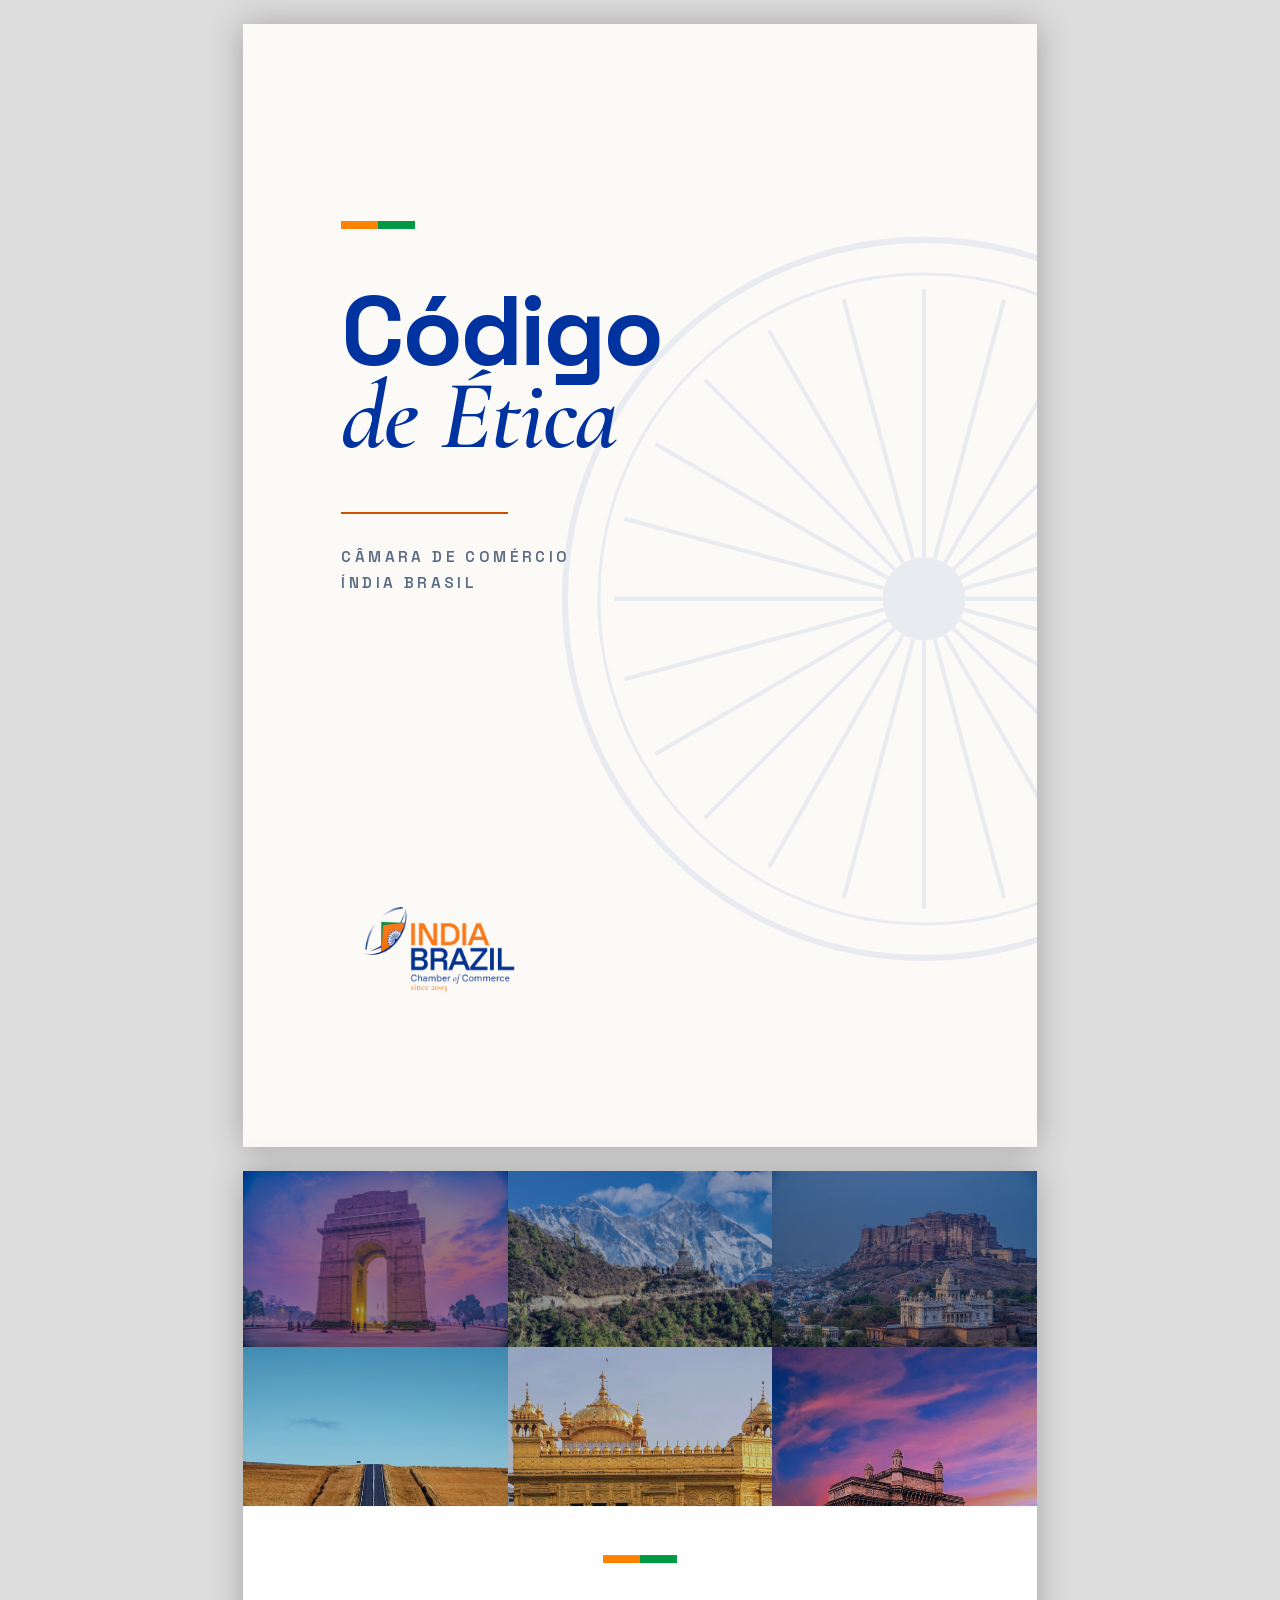
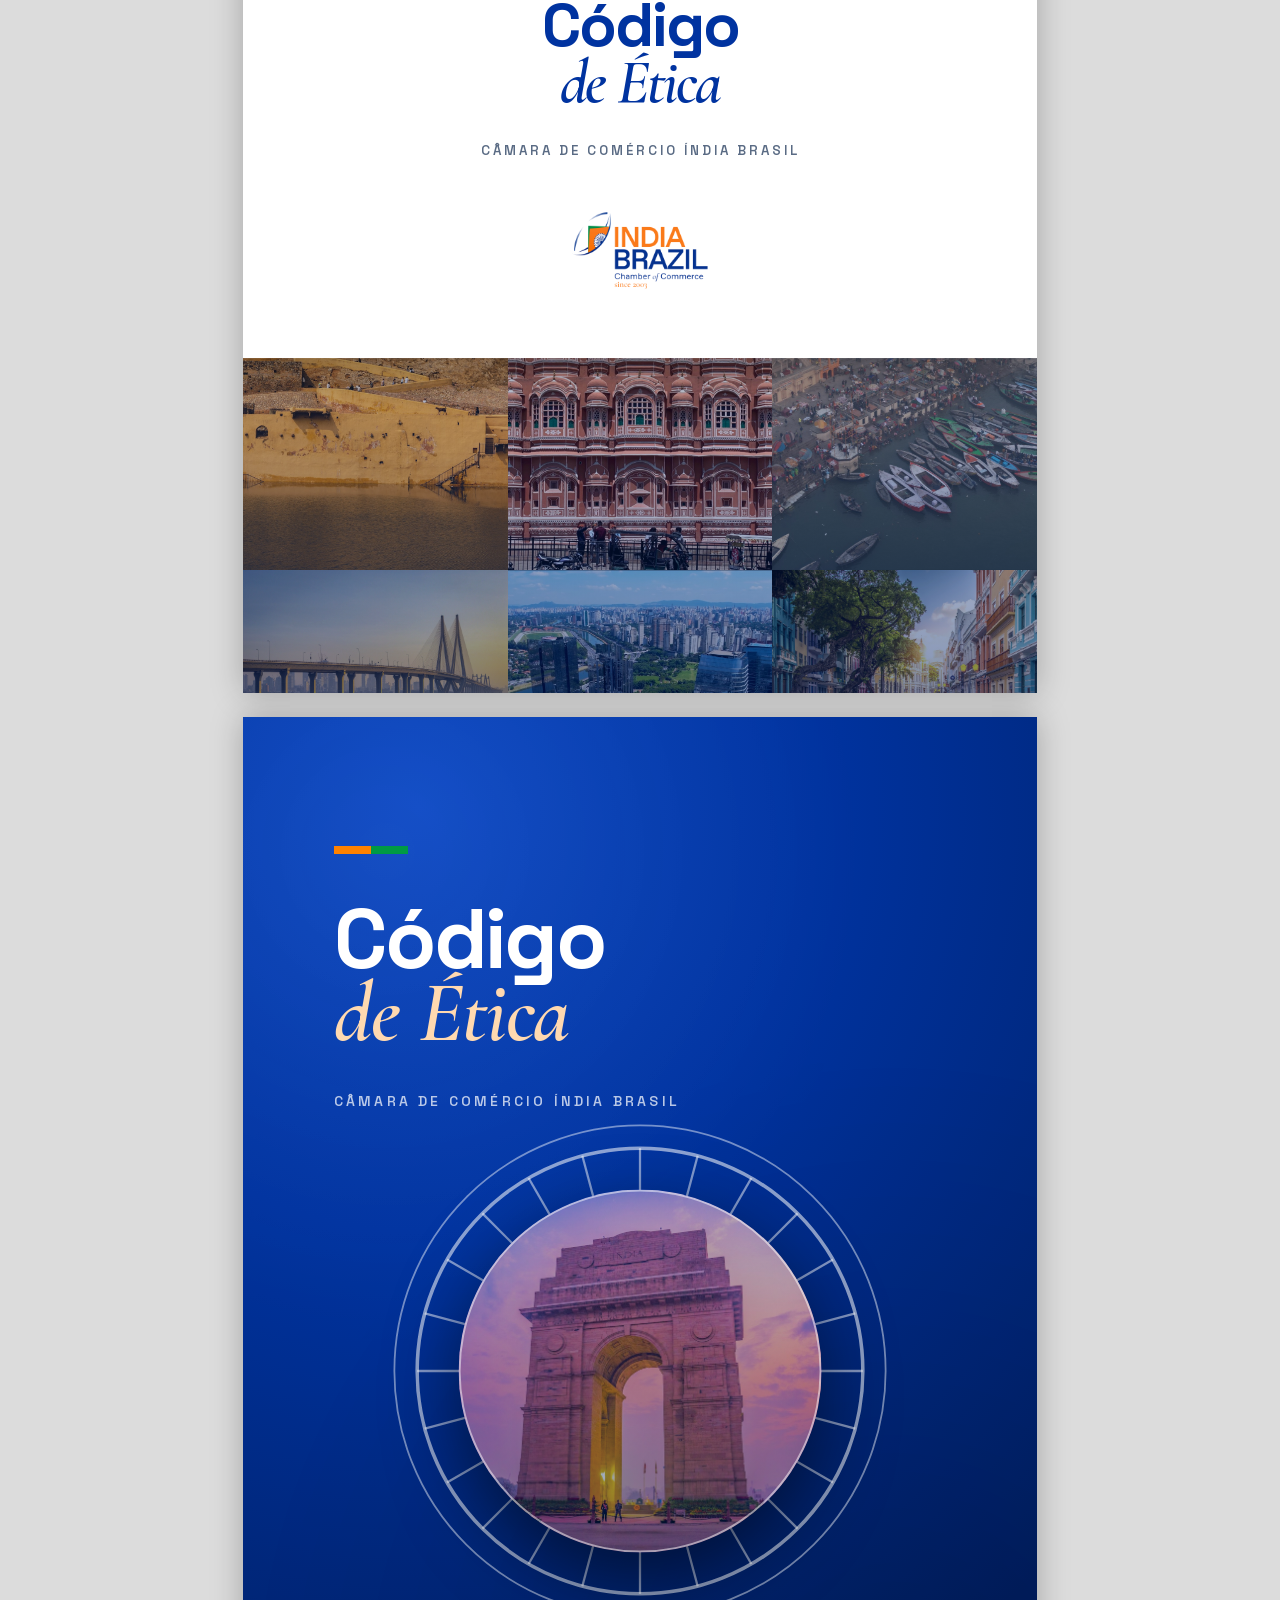
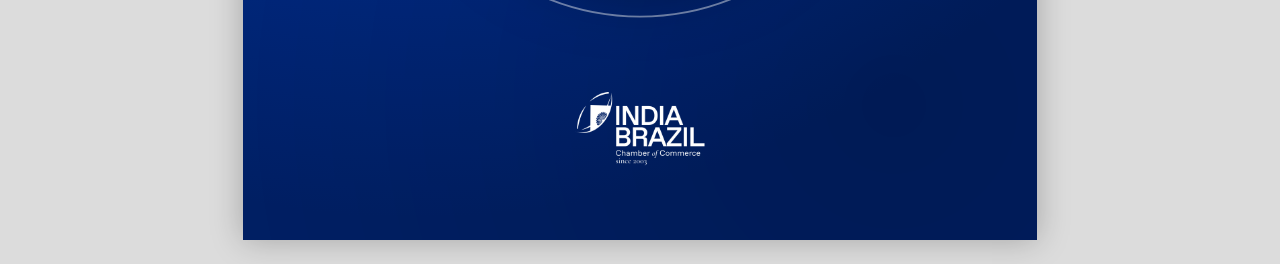
<file: CAPAS_PROPOSTAS.html>
<!DOCTYPE html>
<html lang="pt-BR">
<head>
<meta charset="UTF-8">
<title>Propostas de Capa | Código de Ética CCIB</title>
<link rel="stylesheet" href="fonts/local.css">
<style>
:root{--azul:#0033A0;--laranja:#CC5200;--verde:#005C2E;--azul-esc:#001F63}
@page{size:A4 portrait;margin:0}
*{box-sizing:border-box}
body{margin:0;background:#dcdcdc;font-family:'Plus Jakarta Sans',sans-serif;-webkit-print-color-adjust:exact;print-color-adjust:exact}
.capa{width:210mm;height:297mm;position:relative;overflow:hidden;margin:24px auto;background:#fff;box-shadow:0 0 30px rgba(0,0,0,.25);page-break-after:always}
@media print{body{background:#fff}.capa{margin:0;box-shadow:none}}

/* ---------- A · MINIMALISTA ---------- */
.a{background:#FBFAF7}
.a .chakra-bg{position:absolute;right:-70mm;top:52mm;width:200mm;height:200mm;opacity:.07}
.a .inner{position:absolute;left:26mm;right:26mm;top:52mm;z-index:2}
.a .bar{width:74px;height:8px;background:linear-gradient(90deg,#FF8200 0 50%,#009A44 50% 100%);margin-bottom:16mm}
.a h1{font-family:'Space Grotesk',sans-serif;font-weight:700;font-size:74pt;line-height:.86;letter-spacing:-3px;color:var(--azul);margin:0}
.a h1 em{display:block;font-family:'Cormorant Garamond',serif;font-style:italic;font-weight:600;letter-spacing:-1px}
.a .rule{width:44mm;height:2px;background:var(--laranja);margin:14mm 0 8mm}
.a h2{font-family:'Space Grotesk',sans-serif;font-size:11.5pt;font-weight:600;letter-spacing:3.4px;text-transform:uppercase;color:#5A6B84;margin:0;line-height:1.7}
.a .foot{position:absolute;left:26mm;bottom:26mm;z-index:2}
.a .foot img{max-width:196px;display:block}

/* ---------- B · PREENCHIDA (MOSAICO) ---------- */
.b .grid{position:absolute;inset:0;display:grid;grid-template-columns:repeat(3,1fr);grid-template-rows:repeat(4,1fr)}
.b .grid img{width:100%;height:100%;object-fit:cover;display:block}
.b .veil{position:absolute;inset:0;background:linear-gradient(180deg,rgba(0,31,99,.45) 0%,rgba(0,31,99,.12) 32%,rgba(0,31,99,.12) 62%,rgba(0,31,99,.48) 100%)}
.b .band{position:absolute;left:0;right:0;top:50%;transform:translateY(-50%);background:#fff;padding:13mm 22mm 11mm;text-align:center;box-shadow:0 18px 50px rgba(0,0,0,.3)}
.b .band .bar{width:74px;height:8px;background:linear-gradient(90deg,#FF8200 0 50%,#009A44 50% 100%);margin:0 auto 9mm}
.b h1{font-family:'Space Grotesk',sans-serif;font-weight:700;font-size:46pt;line-height:.92;letter-spacing:-2px;color:var(--azul);margin:0}
.b h1 em{font-family:'Cormorant Garamond',serif;font-style:italic;font-weight:600}
.b h2{font-family:'Space Grotesk',sans-serif;font-size:10pt;font-weight:600;letter-spacing:3px;text-transform:uppercase;color:#5A6B84;margin:8mm 0 0}
.b .band img{max-width:176px;display:block;margin:1mm auto -6mm}

/* ---------- C · CHAKRA (PROPOSTA AUTORAL) ---------- */
.c{background:radial-gradient(120% 90% at 22% 8%,#0A47C4 0%,var(--azul) 42%,var(--azul-esc) 100%)}
.c .grain{position:absolute;inset:0;opacity:.5;background:
  radial-gradient(circle at 18% 12%,rgba(255,255,255,.10) 0,transparent 42%),
  radial-gradient(circle at 82% 88%,rgba(0,0,0,.28) 0,transparent 55%)}
.c .inner{position:absolute;left:24mm;right:24mm;top:34mm;z-index:4}
.c .bar{width:74px;height:8px;background:linear-gradient(90deg,#FF8200 0 50%,#009A44 50% 100%);margin-bottom:13mm}
.c h1{font-family:'Space Grotesk',sans-serif;font-weight:700;font-size:63pt;line-height:.88;letter-spacing:-2.6px;color:#fff;margin:0}
.c h1 em{display:block;font-family:'Cormorant Garamond',serif;font-style:italic;font-weight:600;letter-spacing:-1px;color:#FFD9B0}
.c h2{font-family:'Space Grotesk',sans-serif;font-size:10.5pt;font-weight:600;letter-spacing:3.2px;text-transform:uppercase;color:rgba(255,255,255,.72);margin:11mm 0 0}
.c .wheel{position:absolute;left:50%;top:173mm;transform:translate(-50%,-50%);width:134mm;height:134mm;z-index:2}
.c .wheel .spokes{position:absolute;inset:0;opacity:.5}
.c .photo{position:absolute;left:50%;top:173mm;transform:translate(-50%,-50%);width:96mm;height:96mm;border-radius:50%;overflow:hidden;z-index:3;box-shadow:0 26px 70px rgba(0,0,0,.5)}
.c .photo img{width:100%;height:100%;object-fit:cover;display:block}
.c .photo::after{content:'';position:absolute;inset:0;border-radius:50%;box-shadow:inset 0 0 0 2px rgba(255,255,255,.5);background:linear-gradient(180deg,rgba(0,51,160,.12),rgba(0,31,99,.42))}
.c .foot{position:absolute;left:0;right:0;bottom:6mm;text-align:center;z-index:4}
.c .foot img{max-width:168px;filter:brightness(0) invert(1)}
</style>
</head>
<body>

<!-- ============ CAPA A · MINIMALISTA ============ -->
<div class="capa a">
  <svg class="chakra-bg" viewBox="0 0 200 200">
    <circle cx="100" cy="100" r="95" fill="none" stroke="#0033A0" stroke-width="1.6"/>
    <circle cx="100" cy="100" r="86" fill="none" stroke="#0033A0" stroke-width="0.8"/>
    <circle cx="100" cy="100" r="11" fill="#0033A0"/>
    <g stroke="#0033A0" stroke-width="1.1">
      <line x1="100" y1="18" x2="100" y2="89" transform="rotate(0 100 100)"/>
      <line x1="100" y1="18" x2="100" y2="89" transform="rotate(15 100 100)"/>
      <line x1="100" y1="18" x2="100" y2="89" transform="rotate(30 100 100)"/>
      <line x1="100" y1="18" x2="100" y2="89" transform="rotate(45 100 100)"/>
      <line x1="100" y1="18" x2="100" y2="89" transform="rotate(60 100 100)"/>
      <line x1="100" y1="18" x2="100" y2="89" transform="rotate(75 100 100)"/>
      <line x1="100" y1="18" x2="100" y2="89" transform="rotate(90 100 100)"/>
      <line x1="100" y1="18" x2="100" y2="89" transform="rotate(105 100 100)"/>
      <line x1="100" y1="18" x2="100" y2="89" transform="rotate(120 100 100)"/>
      <line x1="100" y1="18" x2="100" y2="89" transform="rotate(135 100 100)"/>
      <line x1="100" y1="18" x2="100" y2="89" transform="rotate(150 100 100)"/>
      <line x1="100" y1="18" x2="100" y2="89" transform="rotate(165 100 100)"/>
      <line x1="100" y1="18" x2="100" y2="89" transform="rotate(180 100 100)"/>
      <line x1="100" y1="18" x2="100" y2="89" transform="rotate(195 100 100)"/>
      <line x1="100" y1="18" x2="100" y2="89" transform="rotate(210 100 100)"/>
      <line x1="100" y1="18" x2="100" y2="89" transform="rotate(225 100 100)"/>
      <line x1="100" y1="18" x2="100" y2="89" transform="rotate(240 100 100)"/>
      <line x1="100" y1="18" x2="100" y2="89" transform="rotate(255 100 100)"/>
      <line x1="100" y1="18" x2="100" y2="89" transform="rotate(270 100 100)"/>
      <line x1="100" y1="18" x2="100" y2="89" transform="rotate(285 100 100)"/>
      <line x1="100" y1="18" x2="100" y2="89" transform="rotate(300 100 100)"/>
      <line x1="100" y1="18" x2="100" y2="89" transform="rotate(315 100 100)"/>
      <line x1="100" y1="18" x2="100" y2="89" transform="rotate(330 100 100)"/>
      <line x1="100" y1="18" x2="100" y2="89" transform="rotate(345 100 100)"/>
    </g>
  </svg>
  <div class="inner">
    <div class="bar"></div>
    <h1>Código<em>de Ética</em></h1>
    <div class="rule"></div>
    <h2>Câmara de Comércio<br>Índia Brasil</h2>
  </div>
  <div class="foot"><img src="1.png" onerror="this.src='2.png'" alt="CCIB"></div>
</div>

<!-- ============ CAPA B · PREENCHIDA ============ -->
<div class="capa b">
  <div class="grid">
    <img src="capa.jpg" alt=""><img src="himalaia.jpg" alt=""><img src="jodhpur.jpg" alt="">
    <img src="belo_horizonte.jpg" alt=""><img src="golden_temple.jpg" alt=""><img src="mumbai.jpg" alt="">
    <img src="rajasthan.jpg" alt=""><img src="hawa_mahal.jpg" alt=""><img src="varanasi.jpg" alt="">
    <img src="mumbai_skyline.jpg" alt=""><img src="sp_noturna.jpg" alt=""><img src="recife.jpg" alt="">
  </div>
  <div class="veil"></div>
  <div class="band">
    <div class="bar"></div>
    <h1>Código<br><em>de Ética</em></h1>
    <h2>Câmara de Comércio Índia Brasil</h2>
    <img src="1.png" onerror="this.src='2.png'" alt="CCIB">
  </div>
</div>

<!-- ============ CAPA C · CHAKRA ============ -->
<div class="capa c">
  <div class="grain"></div>
  <svg class="wheel" viewBox="0 0 200 200">
    <circle cx="100" cy="100" r="97" fill="none" stroke="#fff" stroke-width="0.7" opacity=".45"/>
    <circle cx="100" cy="100" r="88" fill="none" stroke="#fff" stroke-width="1.4" opacity=".55"/>
    <g class="spokes" stroke="#fff" stroke-width="0.9">
      <line x1="100" y1="12" x2="100" y2="74" transform="rotate(0 100 100)"/>
      <line x1="100" y1="12" x2="100" y2="74" transform="rotate(15 100 100)"/>
      <line x1="100" y1="12" x2="100" y2="74" transform="rotate(30 100 100)"/>
      <line x1="100" y1="12" x2="100" y2="74" transform="rotate(45 100 100)"/>
      <line x1="100" y1="12" x2="100" y2="74" transform="rotate(60 100 100)"/>
      <line x1="100" y1="12" x2="100" y2="74" transform="rotate(75 100 100)"/>
      <line x1="100" y1="12" x2="100" y2="74" transform="rotate(90 100 100)"/>
      <line x1="100" y1="12" x2="100" y2="74" transform="rotate(105 100 100)"/>
      <line x1="100" y1="12" x2="100" y2="74" transform="rotate(120 100 100)"/>
      <line x1="100" y1="12" x2="100" y2="74" transform="rotate(135 100 100)"/>
      <line x1="100" y1="12" x2="100" y2="74" transform="rotate(150 100 100)"/>
      <line x1="100" y1="12" x2="100" y2="74" transform="rotate(165 100 100)"/>
      <line x1="100" y1="12" x2="100" y2="74" transform="rotate(180 100 100)"/>
      <line x1="100" y1="12" x2="100" y2="74" transform="rotate(195 100 100)"/>
      <line x1="100" y1="12" x2="100" y2="74" transform="rotate(210 100 100)"/>
      <line x1="100" y1="12" x2="100" y2="74" transform="rotate(225 100 100)"/>
      <line x1="100" y1="12" x2="100" y2="74" transform="rotate(240 100 100)"/>
      <line x1="100" y1="12" x2="100" y2="74" transform="rotate(255 100 100)"/>
      <line x1="100" y1="12" x2="100" y2="74" transform="rotate(270 100 100)"/>
      <line x1="100" y1="12" x2="100" y2="74" transform="rotate(285 100 100)"/>
      <line x1="100" y1="12" x2="100" y2="74" transform="rotate(300 100 100)"/>
      <line x1="100" y1="12" x2="100" y2="74" transform="rotate(315 100 100)"/>
      <line x1="100" y1="12" x2="100" y2="74" transform="rotate(330 100 100)"/>
      <line x1="100" y1="12" x2="100" y2="74" transform="rotate(345 100 100)"/>
    </g>
  </svg>
  <div class="photo"><img src="capa.jpg" alt="Portão da Índia, Nova Délhi"></div>
  <div class="inner">
    <div class="bar"></div>
    <h1>Código<em>de Ética</em></h1>
    <h2>Câmara de Comércio Índia Brasil</h2>
  </div>
  <div class="foot"><img src="1.png" onerror="this.src='2.png'" alt="CCIB"></div>
</div>

</body>
</html>
</file>
<file: fonts/local.css>
@font-face {
  font-family: 'Cormorant Garamond';
  font-style: italic;
  font-weight: 400;
  font-display: swap;
  src: url(f01.woff2) format('woff2');
  unicode-range: U+0100-02BA, U+02BD-02C5, U+02C7-02CC, U+02CE-02D7, U+02DD-02FF, U+0304, U+0308, U+0329, U+1D00-1DBF, U+1E00-1E9F, U+1EF2-1EFF, U+2020, U+20A0-20AB, U+20AD-20C0, U+2113, U+2C60-2C7F, U+A720-A7FF;
}
@font-face {
  font-family: 'Cormorant Garamond';
  font-style: italic;
  font-weight: 400;
  font-display: swap;
  src: url(f02.woff2) format('woff2');
  unicode-range: U+0000-00FF, U+0131, U+0152-0153, U+02BB-02BC, U+02C6, U+02DA, U+02DC, U+0304, U+0308, U+0329, U+2000-206F, U+20AC, U+2122, U+2191, U+2193, U+2212, U+2215, U+FEFF, U+FFFD;
}
@font-face {
  font-family: 'Cormorant Garamond';
  font-style: italic;
  font-weight: 600;
  font-display: swap;
  src: url(f03.woff2) format('woff2');
  unicode-range: U+0100-02BA, U+02BD-02C5, U+02C7-02CC, U+02CE-02D7, U+02DD-02FF, U+0304, U+0308, U+0329, U+1D00-1DBF, U+1E00-1E9F, U+1EF2-1EFF, U+2020, U+20A0-20AB, U+20AD-20C0, U+2113, U+2C60-2C7F, U+A720-A7FF;
}
@font-face {
  font-family: 'Cormorant Garamond';
  font-style: italic;
  font-weight: 600;
  font-display: swap;
  src: url(f04.woff2) format('woff2');
  unicode-range: U+0000-00FF, U+0131, U+0152-0153, U+02BB-02BC, U+02C6, U+02DA, U+02DC, U+0304, U+0308, U+0329, U+2000-206F, U+20AC, U+2122, U+2191, U+2193, U+2212, U+2215, U+FEFF, U+FFFD;
}
@font-face {
  font-family: 'Cormorant Garamond';
  font-style: normal;
  font-weight: 400;
  font-display: swap;
  src: url(f05.woff2) format('woff2');
  unicode-range: U+0100-02BA, U+02BD-02C5, U+02C7-02CC, U+02CE-02D7, U+02DD-02FF, U+0304, U+0308, U+0329, U+1D00-1DBF, U+1E00-1E9F, U+1EF2-1EFF, U+2020, U+20A0-20AB, U+20AD-20C0, U+2113, U+2C60-2C7F, U+A720-A7FF;
}
@font-face {
  font-family: 'Cormorant Garamond';
  font-style: normal;
  font-weight: 400;
  font-display: swap;
  src: url(f06.woff2) format('woff2');
  unicode-range: U+0000-00FF, U+0131, U+0152-0153, U+02BB-02BC, U+02C6, U+02DA, U+02DC, U+0304, U+0308, U+0329, U+2000-206F, U+20AC, U+2122, U+2191, U+2193, U+2212, U+2215, U+FEFF, U+FFFD;
}
@font-face {
  font-family: 'Cormorant Garamond';
  font-style: normal;
  font-weight: 600;
  font-display: swap;
  src: url(f07.woff2) format('woff2');
  unicode-range: U+0100-02BA, U+02BD-02C5, U+02C7-02CC, U+02CE-02D7, U+02DD-02FF, U+0304, U+0308, U+0329, U+1D00-1DBF, U+1E00-1E9F, U+1EF2-1EFF, U+2020, U+20A0-20AB, U+20AD-20C0, U+2113, U+2C60-2C7F, U+A720-A7FF;
}
@font-face {
  font-family: 'Cormorant Garamond';
  font-style: normal;
  font-weight: 600;
  font-display: swap;
  src: url(f08.woff2) format('woff2');
  unicode-range: U+0000-00FF, U+0131, U+0152-0153, U+02BB-02BC, U+02C6, U+02DA, U+02DC, U+0304, U+0308, U+0329, U+2000-206F, U+20AC, U+2122, U+2191, U+2193, U+2212, U+2215, U+FEFF, U+FFFD;
}
@font-face {
  font-family: 'Cormorant Garamond';
  font-style: normal;
  font-weight: 700;
  font-display: swap;
  src: url(f09.woff2) format('woff2');
  unicode-range: U+0100-02BA, U+02BD-02C5, U+02C7-02CC, U+02CE-02D7, U+02DD-02FF, U+0304, U+0308, U+0329, U+1D00-1DBF, U+1E00-1E9F, U+1EF2-1EFF, U+2020, U+20A0-20AB, U+20AD-20C0, U+2113, U+2C60-2C7F, U+A720-A7FF;
}
@font-face {
  font-family: 'Cormorant Garamond';
  font-style: normal;
  font-weight: 700;
  font-display: swap;
  src: url(f10.woff2) format('woff2');
  unicode-range: U+0000-00FF, U+0131, U+0152-0153, U+02BB-02BC, U+02C6, U+02DA, U+02DC, U+0304, U+0308, U+0329, U+2000-206F, U+20AC, U+2122, U+2191, U+2193, U+2212, U+2215, U+FEFF, U+FFFD;
}
@font-face {
  font-family: 'Plus Jakarta Sans';
  font-style: italic;
  font-weight: 400;
  font-display: swap;
  src: url(f11.woff2) format('woff2');
  unicode-range: U+0100-02BA, U+02BD-02C5, U+02C7-02CC, U+02CE-02D7, U+02DD-02FF, U+0304, U+0308, U+0329, U+1D00-1DBF, U+1E00-1E9F, U+1EF2-1EFF, U+2020, U+20A0-20AB, U+20AD-20C0, U+2113, U+2C60-2C7F, U+A720-A7FF;
}
@font-face {
  font-family: 'Plus Jakarta Sans';
  font-style: italic;
  font-weight: 400;
  font-display: swap;
  src: url(f12.woff2) format('woff2');
  unicode-range: U+0000-00FF, U+0131, U+0152-0153, U+02BB-02BC, U+02C6, U+02DA, U+02DC, U+0304, U+0308, U+0329, U+2000-206F, U+20AC, U+2122, U+2191, U+2193, U+2212, U+2215, U+FEFF, U+FFFD;
}
@font-face {
  font-family: 'Plus Jakarta Sans';
  font-style: normal;
  font-weight: 400;
  font-display: swap;
  src: url(f13.woff2) format('woff2');
  unicode-range: U+0100-02BA, U+02BD-02C5, U+02C7-02CC, U+02CE-02D7, U+02DD-02FF, U+0304, U+0308, U+0329, U+1D00-1DBF, U+1E00-1E9F, U+1EF2-1EFF, U+2020, U+20A0-20AB, U+20AD-20C0, U+2113, U+2C60-2C7F, U+A720-A7FF;
}
@font-face {
  font-family: 'Plus Jakarta Sans';
  font-style: normal;
  font-weight: 400;
  font-display: swap;
  src: url(f14.woff2) format('woff2');
  unicode-range: U+0000-00FF, U+0131, U+0152-0153, U+02BB-02BC, U+02C6, U+02DA, U+02DC, U+0304, U+0308, U+0329, U+2000-206F, U+20AC, U+2122, U+2191, U+2193, U+2212, U+2215, U+FEFF, U+FFFD;
}
@font-face {
  font-family: 'Plus Jakarta Sans';
  font-style: normal;
  font-weight: 500;
  font-display: swap;
  src: url(f15.woff2) format('woff2');
  unicode-range: U+0100-02BA, U+02BD-02C5, U+02C7-02CC, U+02CE-02D7, U+02DD-02FF, U+0304, U+0308, U+0329, U+1D00-1DBF, U+1E00-1E9F, U+1EF2-1EFF, U+2020, U+20A0-20AB, U+20AD-20C0, U+2113, U+2C60-2C7F, U+A720-A7FF;
}
@font-face {
  font-family: 'Plus Jakarta Sans';
  font-style: normal;
  font-weight: 500;
  font-display: swap;
  src: url(f16.woff2) format('woff2');
  unicode-range: U+0000-00FF, U+0131, U+0152-0153, U+02BB-02BC, U+02C6, U+02DA, U+02DC, U+0304, U+0308, U+0329, U+2000-206F, U+20AC, U+2122, U+2191, U+2193, U+2212, U+2215, U+FEFF, U+FFFD;
}
@font-face {
  font-family: 'Plus Jakarta Sans';
  font-style: normal;
  font-weight: 700;
  font-display: swap;
  src: url(f17.woff2) format('woff2');
  unicode-range: U+0100-02BA, U+02BD-02C5, U+02C7-02CC, U+02CE-02D7, U+02DD-02FF, U+0304, U+0308, U+0329, U+1D00-1DBF, U+1E00-1E9F, U+1EF2-1EFF, U+2020, U+20A0-20AB, U+20AD-20C0, U+2113, U+2C60-2C7F, U+A720-A7FF;
}
@font-face {
  font-family: 'Plus Jakarta Sans';
  font-style: normal;
  font-weight: 700;
  font-display: swap;
  src: url(f18.woff2) format('woff2');
  unicode-range: U+0000-00FF, U+0131, U+0152-0153, U+02BB-02BC, U+02C6, U+02DA, U+02DC, U+0304, U+0308, U+0329, U+2000-206F, U+20AC, U+2122, U+2191, U+2193, U+2212, U+2215, U+FEFF, U+FFFD;
}
@font-face {
  font-family: 'Space Grotesk';
  font-style: normal;
  font-weight: 400;
  font-display: swap;
  src: url(f19.woff2) format('woff2');
  unicode-range: U+0100-02BA, U+02BD-02C5, U+02C7-02CC, U+02CE-02D7, U+02DD-02FF, U+0304, U+0308, U+0329, U+1D00-1DBF, U+1E00-1E9F, U+1EF2-1EFF, U+2020, U+20A0-20AB, U+20AD-20C0, U+2113, U+2C60-2C7F, U+A720-A7FF;
}
@font-face {
  font-family: 'Space Grotesk';
  font-style: normal;
  font-weight: 400;
  font-display: swap;
  src: url(f20.woff2) format('woff2');
  unicode-range: U+0000-00FF, U+0131, U+0152-0153, U+02BB-02BC, U+02C6, U+02DA, U+02DC, U+0304, U+0308, U+0329, U+2000-206F, U+20AC, U+2122, U+2191, U+2193, U+2212, U+2215, U+FEFF, U+FFFD;
}
@font-face {
  font-family: 'Space Grotesk';
  font-style: normal;
  font-weight: 600;
  font-display: swap;
  src: url(f21.woff2) format('woff2');
  unicode-range: U+0100-02BA, U+02BD-02C5, U+02C7-02CC, U+02CE-02D7, U+02DD-02FF, U+0304, U+0308, U+0329, U+1D00-1DBF, U+1E00-1E9F, U+1EF2-1EFF, U+2020, U+20A0-20AB, U+20AD-20C0, U+2113, U+2C60-2C7F, U+A720-A7FF;
}
@font-face {
  font-family: 'Space Grotesk';
  font-style: normal;
  font-weight: 600;
  font-display: swap;
  src: url(f22.woff2) format('woff2');
  unicode-range: U+0000-00FF, U+0131, U+0152-0153, U+02BB-02BC, U+02C6, U+02DA, U+02DC, U+0304, U+0308, U+0329, U+2000-206F, U+20AC, U+2122, U+2191, U+2193, U+2212, U+2215, U+FEFF, U+FFFD;
}
@font-face {
  font-family: 'Space Grotesk';
  font-style: normal;
  font-weight: 700;
  font-display: swap;
  src: url(f23.woff2) format('woff2');
  unicode-range: U+0100-02BA, U+02BD-02C5, U+02C7-02CC, U+02CE-02D7, U+02DD-02FF, U+0304, U+0308, U+0329, U+1D00-1DBF, U+1E00-1E9F, U+1EF2-1EFF, U+2020, U+20A0-20AB, U+20AD-20C0, U+2113, U+2C60-2C7F, U+A720-A7FF;
}
@font-face {
  font-family: 'Space Grotesk';
  font-style: normal;
  font-weight: 700;
  font-display: swap;
  src: url(f24.woff2) format('woff2');
  unicode-range: U+0000-00FF, U+0131, U+0152-0153, U+02BB-02BC, U+02C6, U+02DA, U+02DC, U+0304, U+0308, U+0329, U+2000-206F, U+20AC, U+2122, U+2191, U+2193, U+2212, U+2215, U+FEFF, U+FFFD;
}
</file>
<file: v5-styles.css>
:root{--azul:#0033A0;--laranja:#CC5200;--verde:#005C2E;--cinza:#F4F6F9;--texto:#1E293B}
@page { size: A4 portrait; margin: 22mm 0; }
@page fullbleed { margin: 0; }
*{box-sizing:border-box}
body{margin:0;padding:0;background:#e0e0e0;font-family:'Plus Jakarta Sans',sans-serif;color:var(--texto);font-size:10.5pt;line-height:1.7;-webkit-print-color-adjust:exact;print-color-adjust:exact}
.doc{background:#fff;width:210mm;margin:20px auto;box-shadow:0 0 25px rgba(0,0,0,.2)}
@media print{
    * { box-shadow: none !important; }
    body{background:#fff; -webkit-print-color-adjust: exact; print-color-adjust: exact; margin: 0 !important; padding: 0 !important;}
    .doc{margin:0;box-shadow:none;width:100%;}
    .pg { padding-top: 0; padding-bottom: 0; page-break-before: always; }
    .cover, .backcover, .mosaic-page, .img-caption, .img-full, .quote-page {
        page: fullbleed;
        width: 100vw !important; 
        height: 100vh !important; 
        margin: 0 !important; 
        padding: 0 !important; 
        border: none !important;
    }
    p, li, .story, .callout, .sec, .wq, .sq, .img-left, .img-right, .img-left-wrap, .img-right-wrap, .author, h1, h2, h3, .mvv, .ch {
        page-break-inside: avoid;
    }
    h1, h2, h3, .ch, .sec {
        page-break-after: avoid;
    }
}

/* CAPA CONFORME REFERÊNCIA KONARK WHEEL */
.cover{width:210mm;height:297mm;position:relative;background:#18120e;page-break-after:always;overflow:hidden;display:flex;flex-direction:column;justify-content:space-between;align-items:center;text-align:center;padding:16mm 20mm 16mm;box-sizing:border-box}
.cover img.bg{position:absolute;top:0;left:0;width:100%;height:100%;object-fit:cover;z-index:1;opacity:1}
.cover .veil{position:absolute;inset:0;z-index:2;background:linear-gradient(180deg, rgba(15,12,10,0.82) 0%, rgba(15,12,10,0.18) 22%, rgba(15,12,10,0.18) 72%, rgba(15,12,10,0.88) 100%)}
.cover .top-content{position:relative;z-index:3;width:100%;display:flex;flex-direction:column;align-items:center}
.cover .flag-accent{width:38px;height:4.5px;background:linear-gradient(90deg,#FF8200 0% 50%,#00843D 50% 100%);border-radius:2px;margin-bottom:6mm}
.cover h1{font-family:'Space Grotesk',sans-serif;font-size:60pt;font-weight:700;color:#FFFFFF;margin:0;line-height:0.92;letter-spacing:-1.5px;text-transform:none}
.cover h1 em{display:block;font-family:'Cormorant Garamond',serif;font-style:italic;font-weight:600;color:#DFB56C;font-size:56pt;margin-top:1mm;letter-spacing:0;text-transform:none}
.cover h2{font-family:'Space Grotesk',sans-serif;font-size:9.5pt;font-weight:600;color:rgba(255,255,255,0.92);letter-spacing:3.5px;text-transform:uppercase;margin:6mm 0 0}
.cover .bottom-content{position:relative;z-index:3;width:100%;display:flex;flex-direction:column;align-items:center}
.cover .bottom-tagline{font-family:'Cormorant Garamond',serif;font-size:11.5pt;font-weight:600;color:#DFB56C;letter-spacing:2px;text-transform:uppercase;line-height:1.55;margin-bottom:3.5mm}
.cover .bottom-tagline em{color:#DFB56C;font-style:italic;font-family:'Cormorant Garamond',serif}
.cover .flourish{display:flex;align-items:center;justify-content:center;gap:8px;color:#DFB56C;font-size:8pt;margin-bottom:6mm}
.cover .flourish::before, .cover .flourish::after{content:'';width:28px;height:1px;background:#DFB56C;opacity:0.7}
.cover .logo{max-width:185px;filter:brightness(0) invert(1);margin-top:0}

/* CONTRACAPA */
.backcover{width:210mm;height:297mm;background:var(--cinza);position:relative;display:flex;align-items:center;justify-content:center}
.backcover img.bg{position:absolute;width:100%;height:100%;object-fit:cover;opacity:.12}
.backcover .logo{max-width:240px;position:relative;z-index:2}

/* CONTEUDO */
.pg{padding:22mm 28mm;position:relative}
.clearfix::after{content:"";clear:both;display:table}

/* TÍTULOS DE CAPÍTULO - variados */
.ch{display:flex;align-items:center;margin-bottom:12mm;gap:12px}
.ch h1{font-family:'Space Grotesk',sans-serif;font-size:28pt;font-weight:700;color:var(--azul);text-transform:uppercase;margin:0;letter-spacing:-.5px}
.ch .ico{width:28px;height:28px;flex-shrink:0}

/* SEÇÃO - com barra de cor no topo */
.sec{margin-top:12mm;margin-bottom:5mm;padding-top:4mm;border-top:3px solid var(--laranja)}
.sec.green{border-top-color:var(--verde)}
.sec.blue{border-top-color:var(--azul)}
.sec h2{font-family:'Space Grotesk',sans-serif;font-size:15pt;font-weight:700;color:var(--azul);margin:0 0 2mm;text-transform:uppercase}

/* SUBSECTION */
.sub h3{font-family:'Plus Jakarta Sans',sans-serif;font-size:12.5pt;font-weight:700;color:var(--laranja);margin:8mm 0 3mm;text-transform:uppercase;display:flex;align-items:center;gap:8px}
.sub h3 .num{display:inline-flex;align-items:center;justify-content:center;width:28px;height:28px;border-radius:50%;background:var(--laranja);color:#fff;font-size:11pt;font-weight:700;flex-shrink:0}

/* 1. DROP CAP */
.dropcap::first-letter{float:left;font-family:'Cormorant Garamond',serif;font-size:64pt;line-height:.78;font-weight:700;color:var(--azul);margin-right:4mm;margin-top:2mm}

/* 2. OPENER - frase grande de abertura sem box */
.opener{font-size:15pt;font-weight:600;color:var(--azul);line-height:1.45;margin-bottom:8mm}

/* 3. WIDE-QUOTE - citação larga centralizada */
.wq{font-family:'Cormorant Garamond',serif;font-size:22pt;font-weight:600;font-style:italic;color:var(--laranja);text-align:center;margin:14mm 15mm;line-height:1.35;border-top:1px solid var(--cinza);border-bottom:1px solid var(--cinza);padding:8mm 0;position:relative}

/* 4. SIDE-QUOTE - citação lateral flutuante */
.sq{float:right;width:55mm;margin:0 0 6mm 8mm;padding:6mm;background:var(--cinza);border-right:4px solid var(--verde);font-family:'Cormorant Garamond',serif;font-size:14pt;font-style:italic;color:var(--verde);line-height:1.4}

/* 5. CALLOUT BOX - destaque horizontal com ícone */
.callout{display:flex;gap:5mm;align-items:flex-start;background:rgba(0,51,160,.04);padding:6mm 8mm;border-radius:6px;margin:8mm 0}
.callout .mark{width:40px;height:40px;border-radius:50%;background:var(--azul);display:flex;align-items:center;justify-content:center;color:#fff;font-size:18pt;flex-shrink:0;font-family:'Cormorant Garamond',serif;font-weight:700}
.callout .mark.or{background:var(--laranja)}
.callout .mark.gr{background:var(--verde)}
.callout-body{flex:1}
.callout-body p{margin-bottom:3mm}
.callout-body p:last-child{margin-bottom:0}

/* 6. STORY BOX - narrativa */
.story{background:var(--cinza);padding:10mm;margin:10mm 0;position:relative;border-radius:0 0 8px 8px;border-top:4px solid var(--verde)}
.story p{font-size:10pt;margin-bottom:3mm}
.story p:last-child{margin-bottom:0}

/* 7. TINTED SECTION */
.tint{background:var(--cinza);padding:8mm 10mm;margin:8mm -10mm;border-radius:8px}

/* 8. ORNAMENTAL DIVIDER */
.divider{text-align:center;margin:10mm 0;color:var(--laranja);font-size:14pt;letter-spacing:8px}

/* 9. TWO COLUMN */
.cols2{column-count:2;column-gap:8mm;margin:6mm 0}

/* 10. HIGHLIGHT LINE */
.hl{background:linear-gradient(to right,rgba(255,130,0,.15),transparent);padding:2mm 4mm;border-radius:3px;display:inline}

/* 11. ACCENT TEXT */
.sanskrit{font-family:'Plus Jakarta Sans',sans-serif;font-style:italic;color:var(--laranja);font-weight:700;font-size:105%}
strong{color:var(--azul);font-weight:700}
em{color:var(--verde);font-family:'Plus Jakarta Sans',sans-serif;font-style:italic;font-size:105%;font-weight:600}

/* DIALOGUE BOX */
.dialogue {
    display: block;
    font-family: 'Space Grotesk', sans-serif;
    font-size: 11.5pt;
    font-style: italic;
    color: var(--azul);
    margin: 4mm 0 6mm 6mm;
    border-left: 3px solid var(--laranja);
    padding-left: 5mm;
    line-height: 1.5;
}

/* IMAGES */
.img-left{float:left;width:62mm;height:62mm;object-fit:cover;border-radius:6px;margin:2mm 12mm 6mm 0;box-shadow:0 5px 15px rgba(0,0,0,.1)}
.img-right{float:right;width:62mm;height:62mm;object-fit:cover;border-radius:6px;margin:2mm 0 6mm 12mm;box-shadow:0 5px 15px rgba(0,0,0,.1)}
.img-left-wrap { float:left; width:62mm; margin:2mm 12mm 6mm 0; }
.img-left-wrap img { width:100%; height:62mm; object-fit:cover; border-radius:6px; box-shadow:0 5px 15px rgba(0,0,0,.1); }
.img-right-wrap { float:right; width:62mm; margin:2mm 0 6mm 12mm; }
.img-right-wrap img { width:100%; height:62mm; object-fit:cover; border-radius:6px; box-shadow:0 5px 15px rgba(0,0,0,.1); }
.img-full{width:210mm;height:297mm;object-fit:cover;page-break-before:always;page-break-after:always;display:block;margin:0;padding:0;position:relative;z-index:10;background:#fff}

/* UTILITIES */
.keep-together { page-break-inside: avoid; }
.compromisso-card {
    background: #fff;
    border-left: 4px solid var(--verde);
    padding: 6mm 8mm;
    margin-bottom: 8mm;
    box-shadow: 0 4px 15px rgba(0,0,0,0.04);
    border-radius: 0 8px 8px 0;
    page-break-inside: avoid;
}
.compromisso-card .sub h3 { margin-top: 0; }
.compromisso-card p:last-child { margin-bottom: 0; }

/* MVV */
.mvv{display:grid;grid-template-columns:1fr 1fr;gap:6mm;margin:10mm 0 14mm}
.mvv .card{padding:8mm;border-radius:8px;box-shadow:0 4px 12px rgba(0,0,0,.04)}
.mvv .card.m{background:#fff;border:2px solid var(--azul)}
.mvv .card.v{background:#fff;border:2px solid var(--verde)}
.mvv .card.val{grid-column:1/-1;background:none;display:flex;flex-wrap:wrap;gap:4mm;align-items:center;border:none}
.mvv .card h3{font-family:'Space Grotesk',sans-serif;font-size:18pt;margin:0 0 3mm;text-transform:uppercase}
.mvv .card.m h3{color:var(--azul)}
.mvv .card.v h3{color:var(--verde)}
.mvv .card.val h3{color:var(--laranja);width:100%}
.tag{background:#fff;color:var(--azul);padding:3mm 7mm;border-radius:30px;font-weight:700;font-size:11pt;box-shadow:0 2px 8px rgba(0,0,0,.05);border:1px solid rgba(0,51,160,.08)}

/* AUTHOR */
.author{display:flex;align-items:center;justify-content:flex-end;margin-top:14mm;border-top:2px solid var(--cinza);padding-top:10mm;text-align:right}
.author-text{margin-right:6mm}
.author-name{font-size:16pt;font-weight:700;color:var(--laranja);margin:0;font-family:'Space Grotesk',sans-serif}
.author-role{font-size:10pt;color:var(--texto);margin:0}
.author-photo{width:35mm;height:35mm;border-radius:50%;object-fit:cover;border:4px solid var(--verde);box-shadow:0 8px 20px rgba(0,132,61,.2)}

/* LISTS */
ul.bl{list-style:none;padding:0;margin-bottom:6mm}
ul.bl li{position:relative;padding-left:8mm;margin-bottom:4mm;text-align:justify}
ul.bl li::before{content:'■';color:var(--laranja);position:absolute;left:0;top:0;font-size:11pt}

/* LINK BOX */
.linkbox{background:rgba(0,51,160,.04);padding:6mm 8mm;border-left:4px solid var(--azul);margin:8mm 0}
.linkbox a{color:var(--laranja);text-decoration:none;font-weight:700}

/* SUMÁRIO */
.toc-item{display:flex;align-items:baseline;font-family:'Space Grotesk',sans-serif;color:var(--azul);font-size:13pt;font-weight:600;text-transform:uppercase;margin-bottom:3mm}
.toc-item::after{content:'';flex-grow:1;border-bottom:2px dotted #ccc;margin:0 4mm;position:relative;top:-3px}
.toc-item span:last-child{color:var(--laranja);font-weight:700}

p{margin-bottom:6mm;text-align:justify}

/* GEOMETRIC ACCENTS */
.geo{position:absolute;z-index:0;opacity:.06;border-radius:50%}
.geo1{width:100px;height:100px;background:var(--verde);top:25mm;right:25mm}
.geo2{width:140px;height:140px;background:var(--laranja);bottom:30mm;left:-30px;border-radius:0;transform:rotate(45deg)}
.geo3{width:180px;height:180px;background:var(--azul);top:40mm;left:-40px}
.geo4{width:90px;height:90px;background:var(--laranja);top:60mm;right:20mm;border-radius:50%}
.geo5{width:200px;height:200px;border:3px solid var(--verde);top:30mm;right:-50px;background:none;opacity:.08}
.geo6{width:120px;height:120px;background:var(--azul);bottom:50mm;right:30mm;border-radius:0;transform:rotate(30deg);opacity:.04}

/* MOSAIC GRID */
.mosaic-page{width:210mm;height:297mm;display:grid;page-break-before:always;page-break-after:always;overflow:hidden;position:relative;z-index:10;background:#fff}
.mosaic-page.g4{grid-template-columns:1fr 1fr;grid-template-rows:1fr 1fr;gap:0}
.mosaic-page.g6{grid-template-columns:1fr 1fr 1fr;grid-template-rows:1fr 1fr;gap:0}
.mosaic-page.g2h{grid-template-columns:1fr;grid-template-rows:1fr 1fr;gap:0}
.mosaic-page img{width:100%;height:100%;object-fit:cover;display:block}
.mosaic-page .span2{grid-column:span 2}
.mosaic-page .span-r2{grid-row:span 2}

/* DECORATIVE MANDALA / PAISLEY */
.deco-mandala{position:absolute;z-index:0;opacity:.04;pointer-events:none}
.deco-mandala svg{width:100%;height:100%}
.deco-mandala.tl{top:-20mm;left:-20mm;width:160px;height:160px}
.deco-mandala.br{bottom:-20mm;right:-20mm;width:200px;height:200px}
.deco-mandala.tr{top:20mm;right:-10mm;width:140px;height:140px}

/* INLINE STRIP - faixa decorativa entre seções */
.strip{width:100%;height:4px;background:linear-gradient(to right,var(--laranja),var(--verde),var(--azul));margin:10mm 0;border-radius:2px;opacity:.5}

/* OM / LOTUS watermark */
.watermark{position:absolute;font-size:200pt;color:var(--laranja);opacity:.03;z-index:0;font-family:'Cormorant Garamond',serif;pointer-events:none}
.watermark.center{top:50%;left:50%;transform:translate(-50%,-50%)}
.watermark.bl{bottom:10mm;left:10mm}
.watermark.tr{top:10mm;right:20mm}

/* IMAGE CAPTIONS */
.img-caption{position:relative;page-break-before:always;page-break-after:always;width:210mm;height:297mm;margin:0;padding:0;overflow:hidden;z-index:10;background:#fff}
.img-caption img{width:100%;height:100%;object-fit:cover;display:block}
.img-caption figcaption{position:absolute;bottom:0;left:0;width:100%;padding:8mm 12mm;background:linear-gradient(to top,rgba(0,0,0,.65),transparent);color:rgba(255,255,255,.8);font-size:8.5pt;font-style:italic;letter-spacing:.5px}

/* BACKCOVER ENHANCED */
.backcover{width:210mm;height:297mm;background:var(--azul);position:relative;display:flex;flex-direction:column;align-items:center;justify-content:center;page-break-before:always;overflow:hidden}
.backcover img.bg{position:absolute;width:100%;height:100%;object-fit:cover;opacity:.15}
.backcover .logo-big{max-width:320px;position:relative;z-index:2;margin-bottom:10mm;filter:brightness(0) invert(1)}
.backcover .url{position:relative;z-index:2;font-family:'Space Grotesk',sans-serif;font-size:14pt;color:#fff;letter-spacing:3px;font-weight:600}
.backcover .bar-bc{width:90px;height:5px;background:linear-gradient(to right,var(--laranja) 50%,var(--verde) 50%);margin-bottom:12mm;position:relative;z-index:2}

/* SMALL INLINE CAPTION */
.sm-cap{display:block;font-size:7.5pt;color:#999;font-style:italic;margin-top:1mm;text-align:left}

/* PLACEHOLDER (conteúdo a inserir) */
.placeholder{border:2px dashed rgba(0,51,160,.25);border-radius:8px;padding:10mm;background:rgba(0,51,160,.02);margin:6mm 0}
.placeholder-tall{min-height:120mm;display:flex;flex-direction:column;justify-content:center}
.placeholder .placeholder-tag{font-family:'Space Grotesk',sans-serif;font-size:11pt;font-weight:700;color:var(--laranja);text-transform:uppercase;letter-spacing:1px;margin-bottom:4mm;text-align:center}
.placeholder p{text-align:center;color:#94A3B8}

/* PÁGINA-FRASE (full-page, frase de impacto) */
.quote-page{width:210mm;height:297mm;page-break-before:always;page-break-after:always;display:flex;align-items:center;justify-content:center;position:relative;overflow:hidden;background:var(--azul)}
.quote-page.q-or{background:var(--laranja)}
.quote-page.q-gr{background:var(--verde)}
.quote-page.q-bl{background:var(--azul)}
.quote-page .qp-mark{position:absolute;top:30mm;left:50%;transform:translateX(-50%);font-family:'Cormorant Garamond',serif;font-size:160pt;line-height:1;color:rgba(255,255,255,.12)}
.qp-inner{max-width:155mm;text-align:center;padding:0 18mm;position:relative;z-index:2}
.qp-bar{width:90px;height:7px;background:rgba(255,255,255,.75);margin:0 auto 12mm}
.qp-text{font-family:'Cormorant Garamond',serif;font-size:34pt;font-weight:600;font-style:italic;color:#fff;line-height:1.32;margin:0;text-align:center}

/* PÁGINA RESERVADA EM BRANCO (CV + prefácio Dr. Siqueira Castro) */
.reserved-blank{min-height:190mm;display:flex;align-items:flex-start;justify-content:center;padding-top:10mm}
.reserved-blank .placeholder-tag{font-family:'Space Grotesk',sans-serif;font-size:9.5pt;font-weight:700;color:#B8C2D0;text-transform:uppercase;letter-spacing:1.5px;text-align:center;margin:0}

/* AGRADECIMENTOS — bloco de nomes */
.thanks-block{margin-top:14mm;padding-top:8mm;border-top:2px solid rgba(0,51,160,.12);text-align:center}
.thanks-label{font-family:'Space Grotesk',sans-serif;font-size:10pt;font-weight:700;color:var(--laranja);text-transform:uppercase;letter-spacing:2px;margin:0 0 4mm}
.thanks-names{font-family:'Space Grotesk',sans-serif;font-size:15pt;font-weight:600;color:var(--azul);margin:0}

/* PÁGINA DE AUTORES */
.authors-list{margin-top:24mm;display:flex;flex-direction:column;align-items:center;gap:11mm}
.authors-item{text-align:center;position:relative;padding-bottom:8mm}
.authors-item::after{content:'';position:absolute;bottom:0;left:50%;transform:translateX(-50%);width:34px;height:3px;background:var(--laranja);opacity:.55}
.authors-item:last-child::after{display:none}
.authors-name{font-family:'Space Grotesk',sans-serif;font-size:19pt;font-weight:700;color:var(--azul);margin:0;letter-spacing:-.3px}
.authors-org{margin-top:4mm}
.authors-org .authors-name{font-size:14pt;font-weight:600;color:var(--verde);text-transform:uppercase;letter-spacing:1.5px}
</file>
